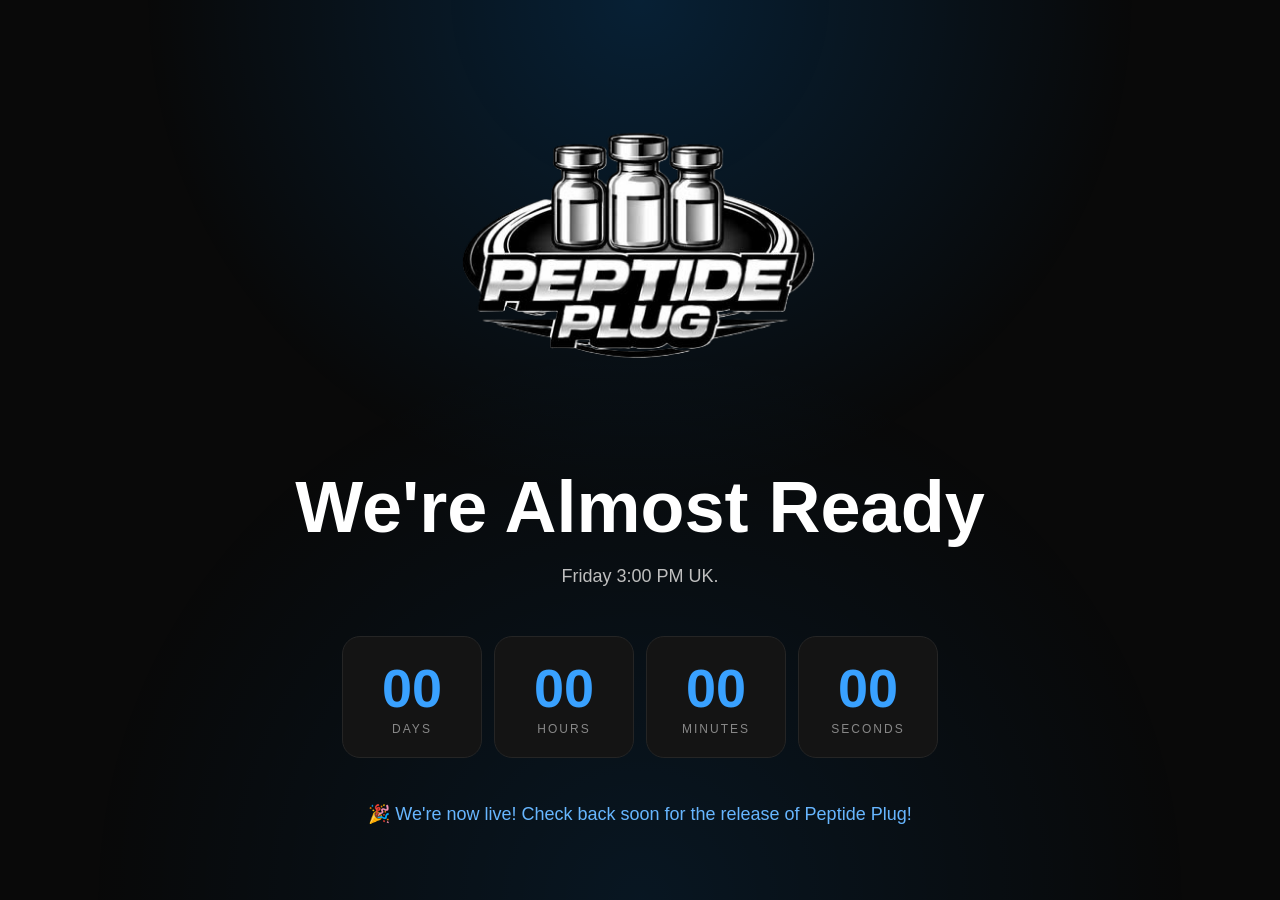
<file: index.html>
<!DOCTYPE html>
<html lang="en">

<head>
    <meta charset="UTF-8">
    <meta name="viewport" content="width=device-width,initial-scale=1">
    <title>Peptide Plug | Coming Soon</title>
    <link rel="icon" href="assets/images/pepbanner.png">
    <style>
        * {
            margin: 0;
            padding: 0;
            box-sizing: border-box;
        }

        body {
            font-family: Arial, sans-serif;
            background: #090909;
            color: #fff;
            display: flex;
            align-items: center;
            justify-content: center;
            min-height: 100vh;
            overflow-x: hidden;
            padding: 20px;
        }

        body:before {
            content: "";
            position: fixed;
            inset: 0;
            background:
                radial-gradient(circle at top, rgba(0, 140, 255, .18), transparent 45%),
                radial-gradient(circle at bottom, rgba(0, 140, 255, .1), transparent 50%);
        }

        .wrap {
            position: relative;
            z-index: 1;
            text-align: center;
            width: min(900px, 100%);
        }

        img {
            width: min(540px, 90%);
            max-width: 100%;
            margin-bottom: 25px;
        }

        .badge {
            display: inline-block;
            padding: 8px 18px;
            border: 1px solid #2f8cff;
            border-radius: 999px;
            color: #67b6ff;
            margin-bottom: 20px;
        }

        h1 {
            font-size: clamp(36px, 8vw, 72px);
            margin-bottom: 15px;
            line-height: 1.1;
        }

        p {
            color: #bfbfbf;
            font-size: clamp(15px, 3vw, 18px);
            line-height: 1.6;
            padding: 0 15px;
        }

        .count {
            display: flex;
            justify-content: center;
            gap: 12px;
            flex-wrap: wrap;
            margin: 45px 0;
        }

        .box {
            background: #141414;
            border: 1px solid #252525;
            border-radius: 18px;
            padding: 20px;
            width: 140px;
        }

        .num {
            display: block;
            font-size: clamp(36px, 8vw, 54px);
            font-weight: bold;
            color: #39a1ff;
        }

        .lbl {
            text-transform: uppercase;
            letter-spacing: 2px;
            color: #888;
            font-size: 12px;
        }

        #live {
            margin-top: 20px;
            color: #67b6ff;
            font-size: 18px;
        }


        /* Mobile layout */
        @media (max-width: 600px) {

            body {
                padding: 15px;
            }

            img {
                width: 85%;
                margin-bottom: 20px;
            }

            h1 {
                font-size: 38px;
            }

            p {
                font-size: 15px;
            }

            .count {
                gap: 10px;
                margin: 35px 0;
            }

            .box {
                width: calc(50% - 10px);
                padding: 18px 10px;
                border-radius: 15px;
            }

            .num {
                font-size: 42px;
            }

            .lbl {
                font-size: 11px;
                letter-spacing: 1px;
            }

            #live {
                font-size: 16px;
            }
        }
    </style>
</head>

<body>
    <div class="wrap">
        <img src="assets/images/pepbanner.png" alt="Logo">
        <h1>We're Almost Ready</h1>
        <p>Friday 3:00 PM UK. </p>
        <div class="count">
            <div class="box"><span class="num" id="d">00</span><span class="lbl">Days</span></div>
            <div class="box"><span class="num" id="h">00</span><span class="lbl">Hours</span></div>
            <div class="box"><span class="num" id="m">00</span><span class="lbl">Minutes</span></div>
            <div class="box"><span class="num" id="s">00</span><span class="lbl">Seconds</span></div>
        </div>
        <div id="live"></div>
    </div>
    <script>
        const target = new Date("2026-07-10T15:00:00+01:00");
        const ids = { d: d, h: h, m: m, s: s };
        function tick() {
            const diff = target - new Date();
            if (diff <= 0) { for (let k in ids) ids[k].textContent = "00"; live.textContent = "🎉 We're now live! Check back soon for the release of Peptide Plug!"; clearInterval(t); return; }
            ids.d.textContent = String(Math.floor(diff / 86400000)).padStart(2, "0");
            ids.h.textContent = String(Math.floor(diff / 3600000) % 24).padStart(2, "0");
            ids.m.textContent = String(Math.floor(diff / 60000) % 60).padStart(2, "0");
            ids.s.textContent = String(Math.floor(diff / 1000) % 60).padStart(2, "0");
        }
        tick(); const t = setInterval(tick, 1000);
    </script>
</body>

</html>
</file>
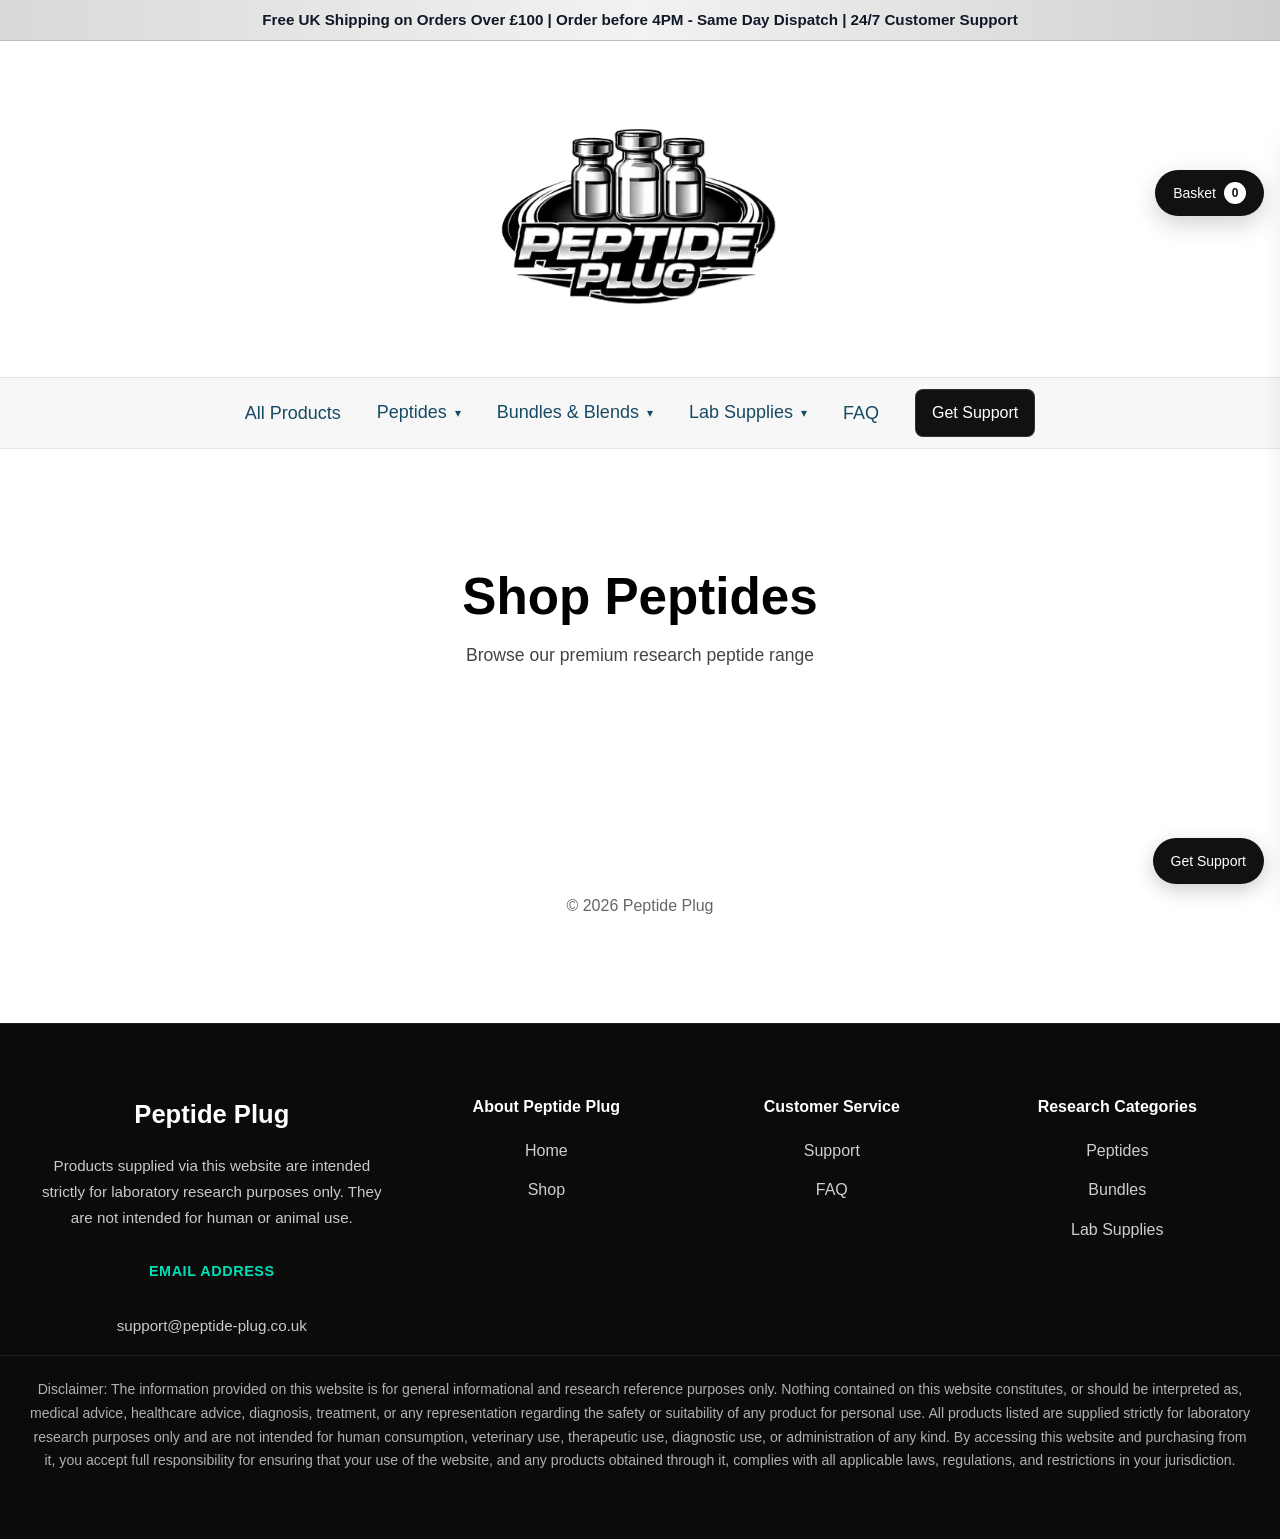
<file: shop/index.html>
<!DOCTYPE html>
<html lang="en">

<head>
  <meta charset="UTF-8">
  <meta name="viewport" content="width=device-width, initial-scale=1.0">
  <title>Shop - Peptide Plug</title>
  <link rel="icon" type="image/png" href="../assets/images/pepbanner.png">
  <link rel="stylesheet" href="../style.css">
</head>

<body>

  <section class="banner-wrap">
    <img src="../assets/images/pepbanner.png" alt="Peptide Plug Banner" class="top-banner" id="topBanner">
  </section>

  <section class="category-nav-wrap">
    <nav class="category-nav" id="categoryNav"></nav>
  </section>

  <section class="hero small fade-in shop-hero">
    <div class="hero-text shop-hero-text">
      <h2>Shop Peptides</h2>
      <p>Browse our premium research peptide range</p>
    </div>
  </section>

  <section class="product-grid" id="productGrid"></section>

  <footer>
    <p>© 2026 Peptide Plug</p>
  </footer>

  <script src="../js/site-config.js"></script>
  <script src="../js/products.js"></script>
  <script src="../js/basket.js"></script>
  <script src="../js/components.js"></script>
  <script src="../js/shop.js"></script>
  <script src="../script.js"></script>

  <div id="supportWidget">
    <button id="supportToggle" aria-label="Open support form">Get Support</button>

    <div id="supportPanel">
      <button id="supportClose" aria-label="Close support form">&times;</button>

      <form id="supportForm">
        <h3>Need help?</h3>

        <input type="text" name="name" placeholder="Your name" required>
        <input type="email" name="email" placeholder="Your email" required>
        <textarea name="message" placeholder="What would you like help with?" required></textarea>

        <button type="submit">Send</button>
        <p id="supportStatus"></p>
      </form>
    </div>
  </div>

  <div id="siteFooter"></div>

</body>

</html>
</file>
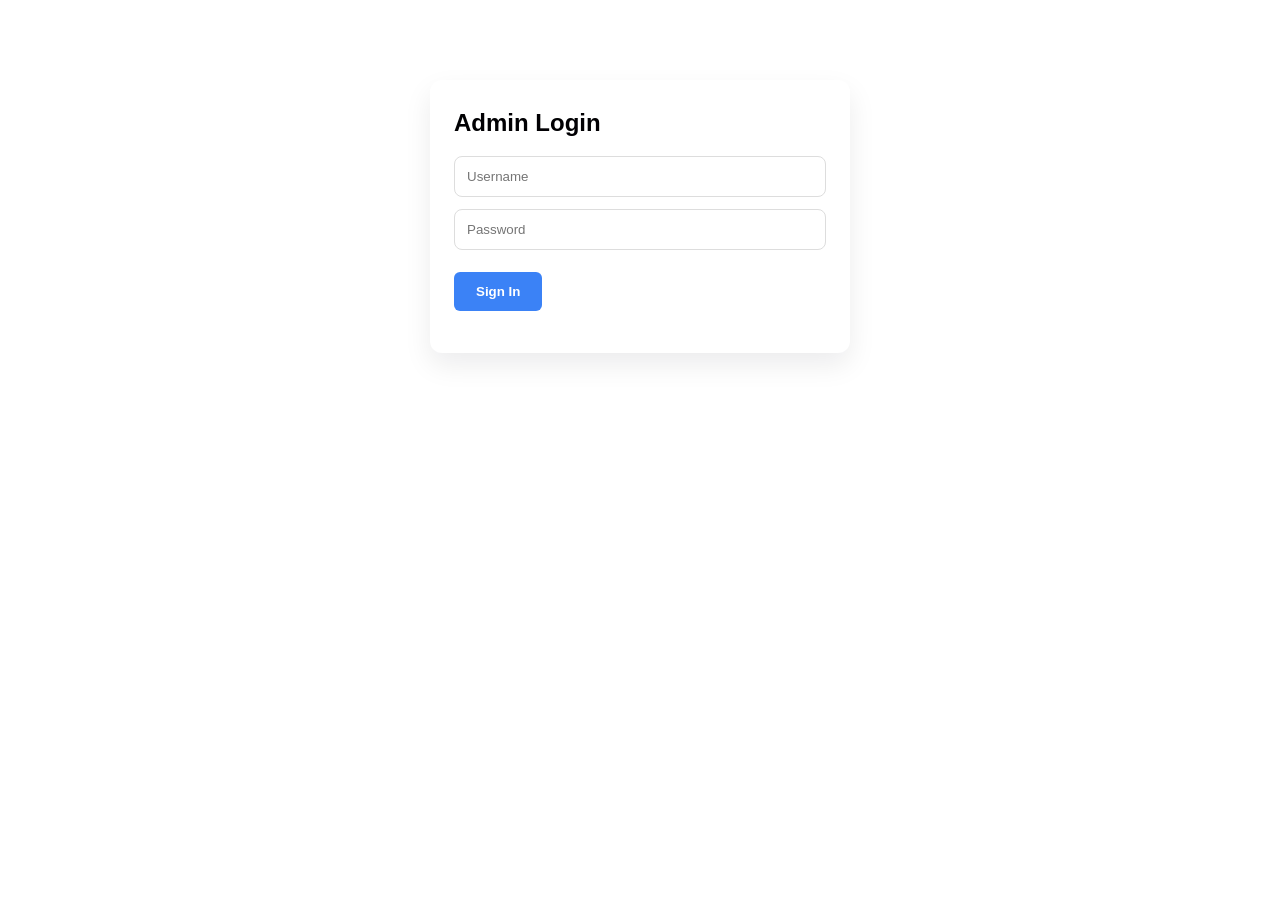
<file: admin-login.html>
<!DOCTYPE html>
<html lang="en">
<head>
  <meta charset="UTF-8">
  <meta name="viewport" content="width=device-width, initial-scale=1.0">
  <title>Admin Login - Peptide Plug</title>
  <link rel="stylesheet" href="/style.css">
  <style>
    .login-card { max-width: 420px; margin: 80px auto; padding: 24px; border-radius: 12px; background: #fff; box-shadow: 0 12px 28px rgba(2,6,23,0.08); }
    .login-card h2 { margin-bottom: 14px }
    .login-card input { width: 100%; padding: 12px; margin-bottom: 12px; border-radius: 8px; border:1px solid #ddd }
  </style>
</head>
<body>
  <div class="login-card">
    <h2>Admin Login</h2>
    <form id="loginForm">
      <input id="username" name="username" placeholder="Username" required>
      <input id="password" name="password" type="password" placeholder="Password" required>
      <button class="btn" type="submit">Sign In</button>
      <p id="loginStatus" class="form-status"></p>
    </form>
  </div>

  <script>
    document.getElementById('loginForm').addEventListener('submit', async (e) => {
      e.preventDefault();
      const status = document.getElementById('loginStatus');
      status.textContent = '';
      const username = document.getElementById('username').value;
      const password = document.getElementById('password').value;

      try {
        const res = await fetch('/api/admin-login.php', {
          method: 'POST',
          headers: { 'Content-Type': 'application/json' },
          body: JSON.stringify({ username, password })
        });

        const json = await res.json();
        if (!res.ok) {
          status.textContent = json.message || 'Login failed';
          return;
        }

        window.location.href = '/admin.html';
      } catch (err) {
        status.textContent = 'Network error';
      }
    });
  </script>
</body>
</html>
</file>
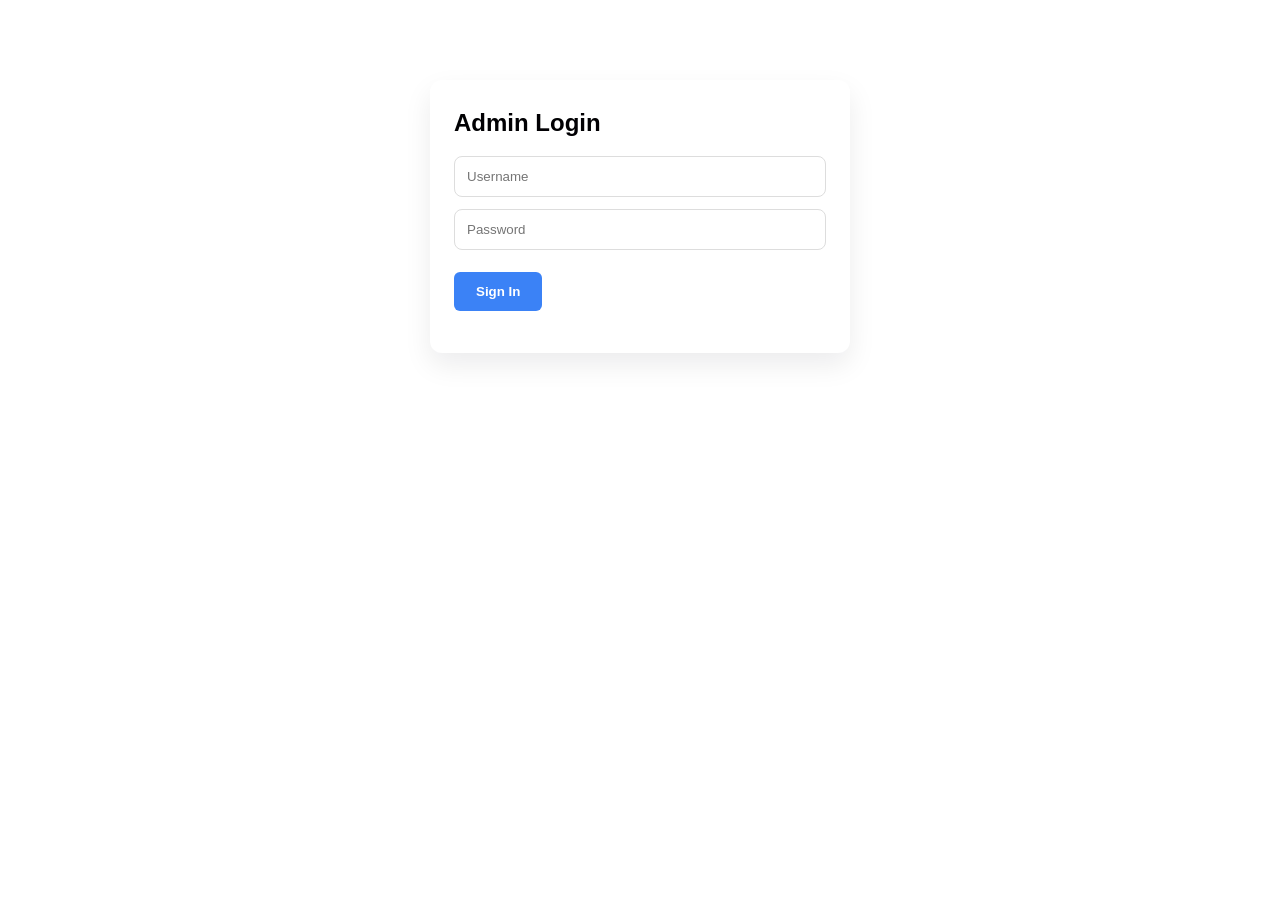
<file: admin.html>
<!DOCTYPE html>
<html lang="en">
<head>
  <meta charset="UTF-8">
  <meta name="viewport" content="width=device-width, initial-scale=1.0">
  <title>Admin Orders - Peptide Plug</title>
  <link rel="stylesheet" href="/style.css">
</head>
<body>
  <div class="admin-page">
    <script>
      fetch('/api/admin-check.php').then(r => r.json()).then(j => {
        if (!j.success) {
          window.location.href = '/admin-login.html';
        }
      }).catch(() => {
        window.location.href = '/admin-login.html';
      });
    </script>

    <header class="checkout-header">
      <h1>Order Admin</h1>
      <p>View and update order payment status.</p>
    </header>

    <section class="admin-panel">
      <div class="payment-actions">
        <button id="refreshOrdersBtn" class="btn secondary">Refresh Orders</button>
        <select id="statusFilter" class="btn secondary">
          <option value="all">All statuses</option>
          <option value="false">Unpaid</option>
          <option value="pending">Pending</option>
          <option value="true">Paid</option>
        </select>
      </div>

      <span id="adminStatus" class="form-status"></span>

      <table class="admin-table">
        <thead>
          <tr>
            <th>ID</th>
            <th>Order Ref</th>
            <th>Name</th>
            <th>Email</th>
            <th>Amount</th>
            <th>Paid</th>
            <th>Date</th>
            <th>Actions</th>
          </tr>
        </thead>
        <tbody id="adminOrdersBody"></tbody>
      </table>
    </section>
    
    <section class="admin-panel" id="productPanel">
      <header>
        <h2>Products</h2>
        <p>Add, edit or remove products that appear in the shop. Categories: Peptides - peptides, Bundles & Blends - bundles, Lab Supplies - lab-supplies</p>
      </header>

      <form id="productForm" enctype="multipart/form-data">
        <input type="hidden" id="productId" />
        <label>Name</label>
        <input id="productName" type="text" required />

        <label>Slug</label>
        <input id="productSlug" type="text" required />

        <label>Price</label>
        <input id="productPrice" type="number" step="0.01" required />

        <!-- Stock removed: use Active checkbox to mark in/out of stock -->

        <label>Category</label>
        <input id="productCategory" type="text" />

        <label>Short Description</label>
        <input id="productShort" type="text" />

        <label>Image URL</label>
        <input id="productImage" type="text" />

        <label>Upload Image</label>
        <input id="productImageFile" type="file" accept="image/*" />
        <div class="image-preview">
          <img id="productImagePreview" src="" alt="" style="display:none;max-width:150px;max-height:150px;border:1px solid #ddd;padding:4px;margin-top:8px;" />
          <div id="productImageInfo" style="font-size:12px;color:#666;margin-top:6px;">Max 2MB. Allowed: jpg, jpeg, png, gif, webp</div>
        </div>

        <label class="checkbox-label"><input id="productActive" type="checkbox" /> Active</label>

        <div class="form-actions">
          <button id="saveProductBtn" class="btn" type="button">Save Product</button>
          <button id="resetProductBtn" class="btn secondary" type="button">Reset</button>
        </div>
      </form>

      <table class="admin-table" id="productsTable">
        <thead>
          <tr>
            <th>ID</th>
            <th>Name</th>
            <th>Price</th>
            <th>Active</th>
            <th>Actions</th>
          </tr>
        </thead>
        <tbody id="productsBody"></tbody>
      </table>
    </section>
  </div>

  <script src="/js/admin.js"></script>
</body>
</html>
</file>
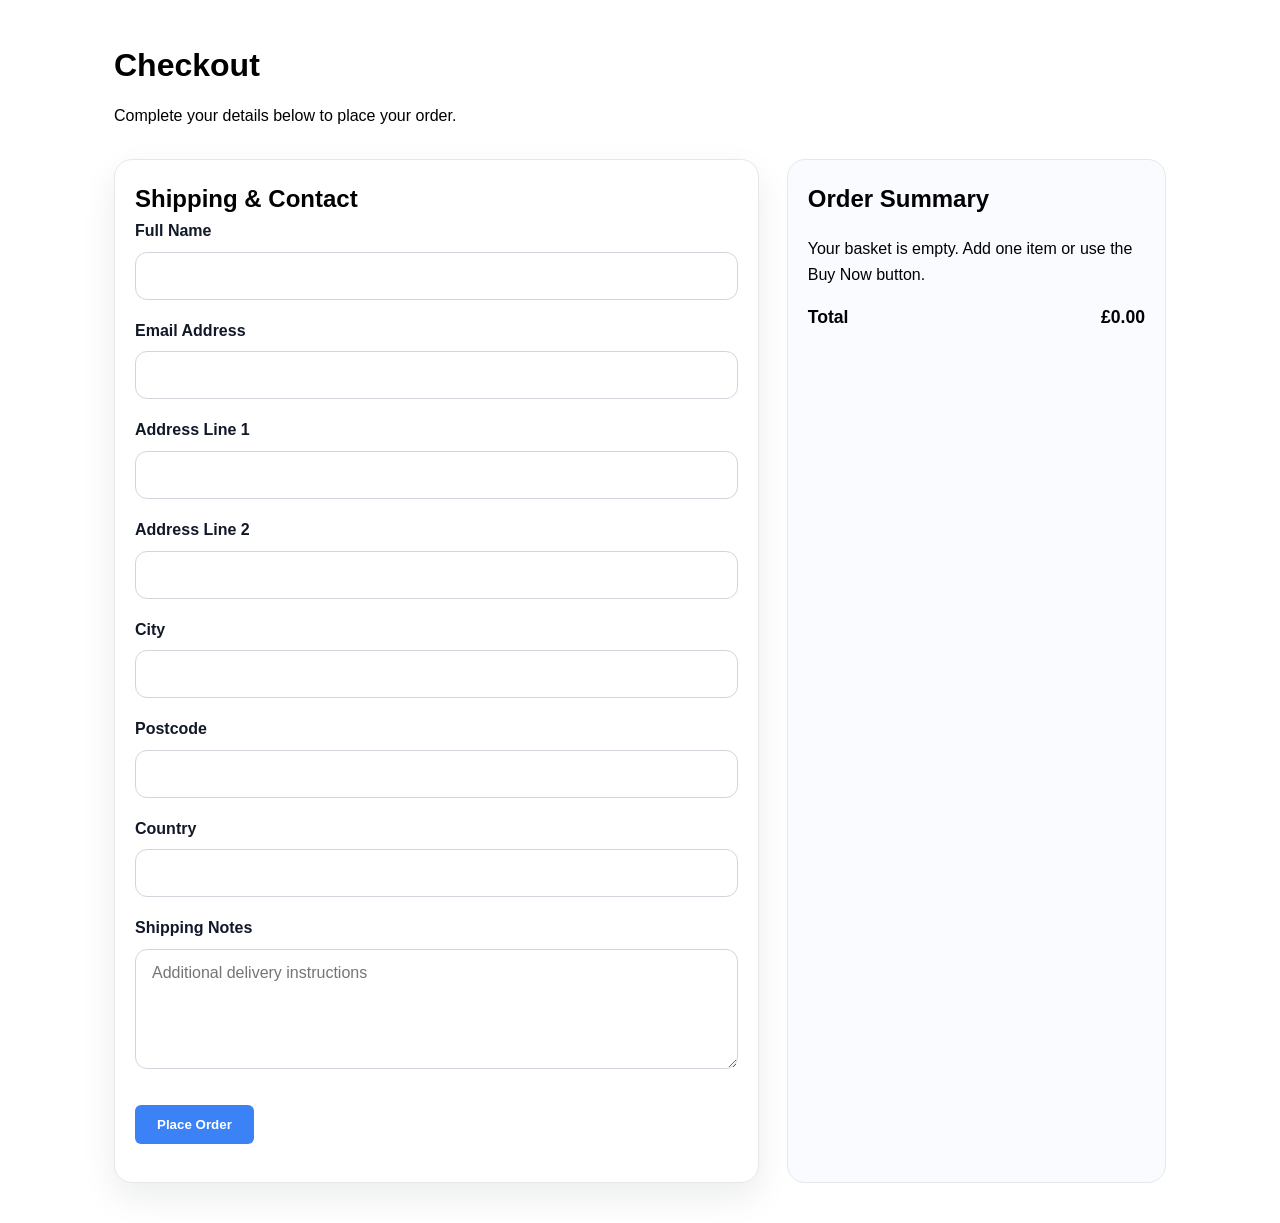
<file: checkout.html>
<!DOCTYPE html>
<html lang="en">
<head>
  <meta charset="UTF-8">
  <meta name="viewport" content="width=device-width, initial-scale=1.0">
  <title>Checkout - Peptide Plug</title>
  <link rel="stylesheet" href="/style.css">
</head>
<body>
  <div class="checkout-page">
    <header class="checkout-header">
      <h1>Checkout</h1>
      <p>Complete your details below to place your order.</p>
    </header>

    <div class="checkout-grid">
      <section class="checkout-form">
        <h2>Shipping & Contact</h2>

        <form id="checkoutForm">
          <label for="fullName">Full Name</label>
          <input id="fullName" name="full_name" type="text" required>

          <label for="email">Email Address</label>
          <input id="email" name="email" type="email" required>

          <label for="addressLine1">Address Line 1</label>
          <input id="addressLine1" name="address_line_1" type="text" required>

          <label for="addressLine2">Address Line 2</label>
          <input id="addressLine2" name="address_line_2" type="text">

          <label for="city">City</label>
          <input id="city" name="city" type="text" required>

          <label for="postcode">Postcode</label>
          <input id="postcode" name="postcode" type="text" required>

          <label for="country">Country</label>
          <input id="country" name="country" type="text" required>

          <label for="shippingInstructions">Shipping Notes</label>
          <textarea id="shippingInstructions" name="shipping_instructions" placeholder="Additional delivery instructions"></textarea>

          <button id="placeOrderBtn" class="btn" type="submit">Place Order</button>
          <span id="checkoutStatus" class="form-status"></span>
        </form>
      </section>

      <aside class="checkout-summary">
        <h2>Order Summary</h2>
        <div id="orderItemsContainer"></div>
        <div class="order-total">
          <span>Total</span>
          <strong id="orderTotal">£0.00</strong>
        </div>
      </aside>
    </div>
  </div>

  <script src="/js/basket.js"></script>
  <script src="/js/checkout.js"></script>
</body>
</html>
</file>
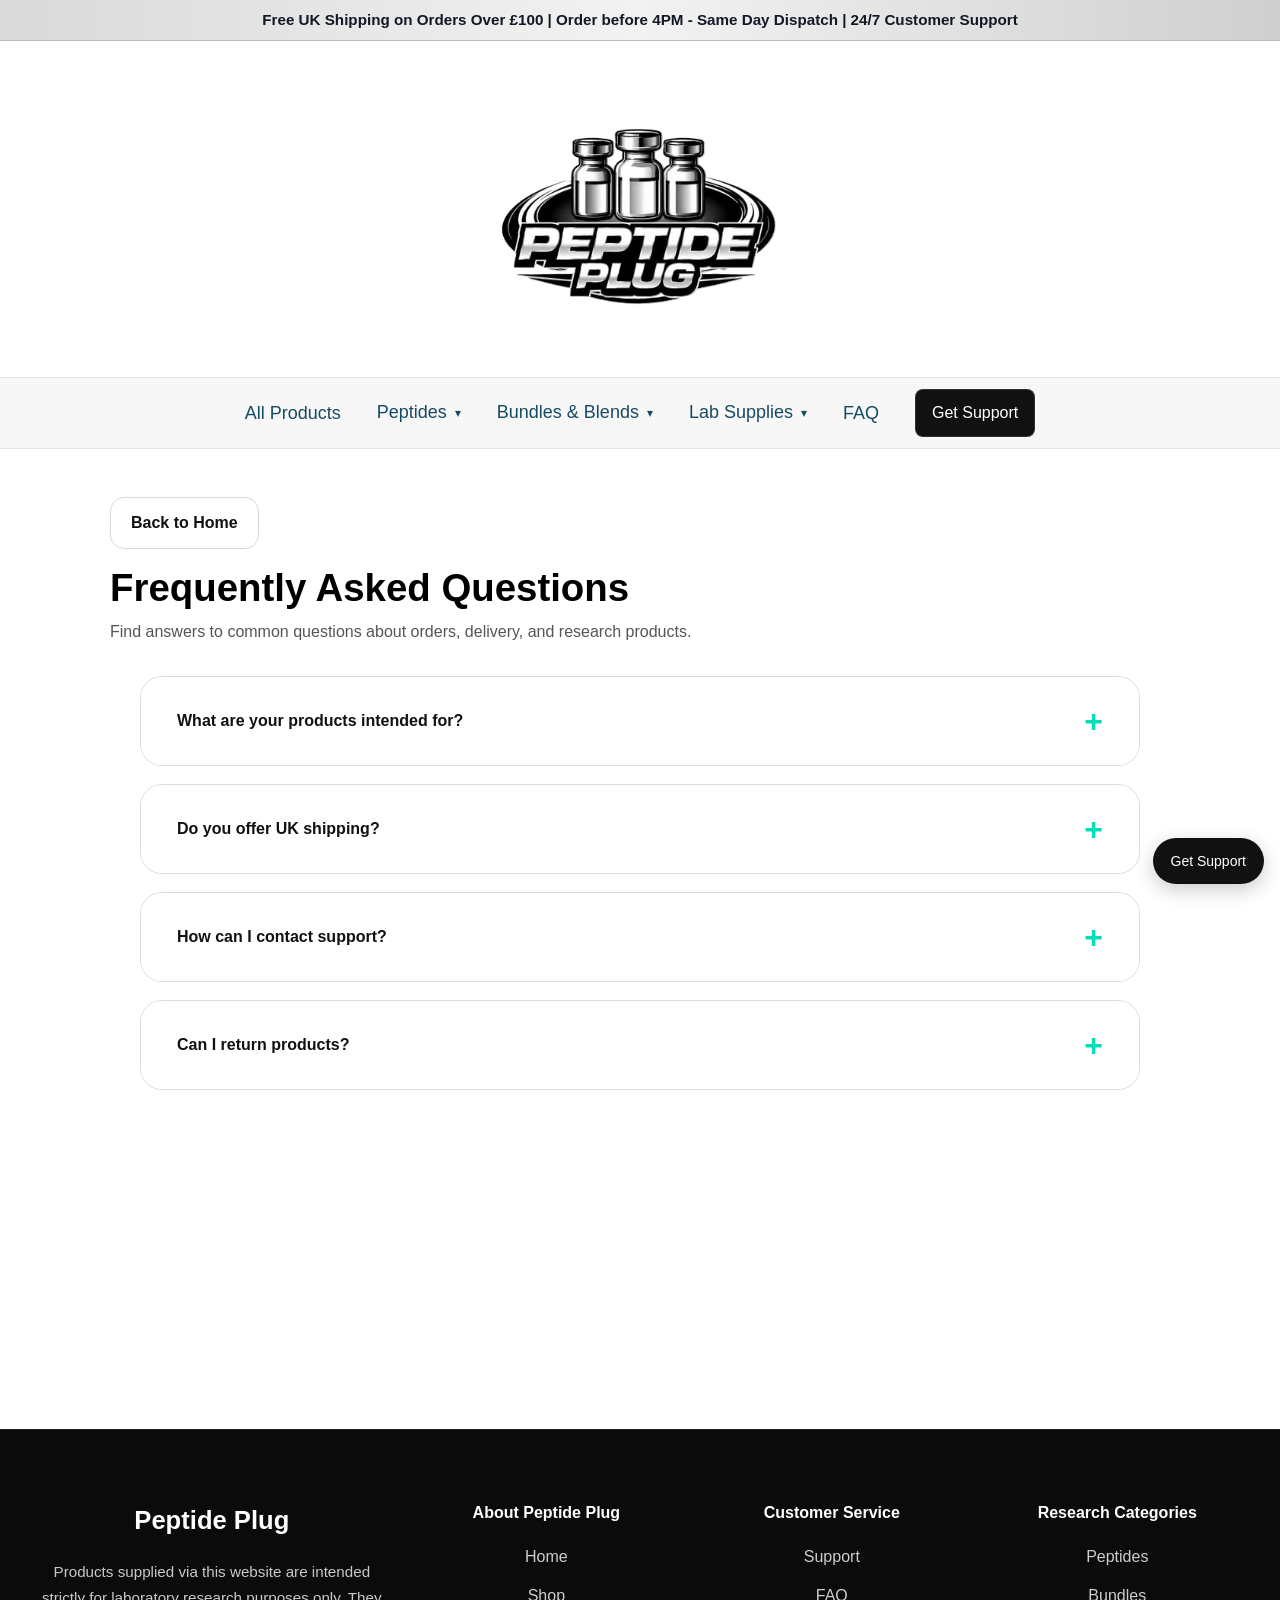
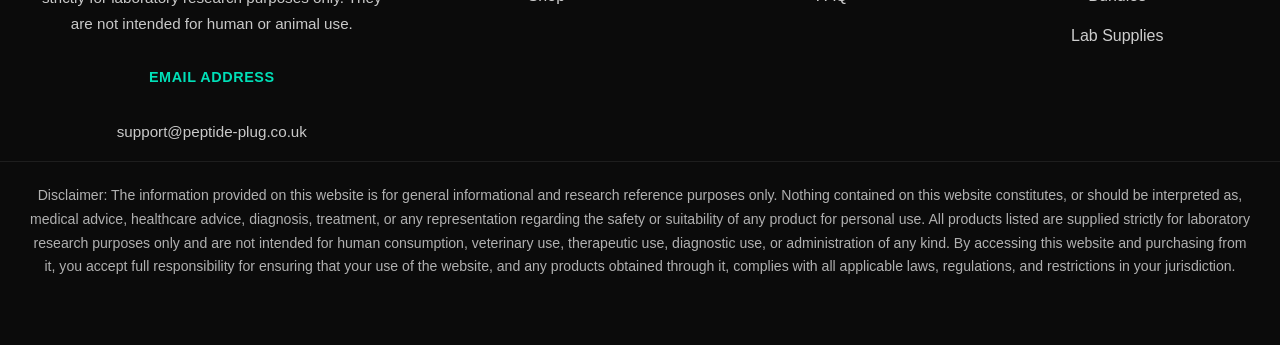
<file: faq.html>
<!DOCTYPE html>
<html lang="en">
<head>
  <meta charset="UTF-8">
  <meta name="viewport" content="width=device-width, initial-scale=1.0">
  <title>FAQ | Peptide Plug</title>
  <link rel="icon" type="image/png" href="assets/images/pepbanner.png">
  <link rel="stylesheet" href="style.css">
</head>
<body>

  <section class="banner-wrap">
    <img src="assets/images/pepbanner.png" alt="Peptide Plug Banner" class="top-banner" id="topBanner">
  </section>

  <section class="category-nav-wrap">
    <nav class="category-nav" id="categoryNav"></nav>
  </section>

  <main class="faq-page">
    <div class="faq-header">
      <a href="/index.html" class="back-btn">Back to Home</a>
      <h1>Frequently Asked Questions</h1>
      <p>Find answers to common questions about orders, delivery, and research products.</p>
    </div>

    <div class="faq-container">
      <div class="faq-item">
        <button class="faq-question" type="button">
          What are your products intended for?
          <span>+</span>
        </button>
        <div class="faq-answer">
          <p>All products supplied via this website are intended strictly for laboratory research purposes only. They are not intended for human or animal use.</p>
        </div>
      </div>

      <div class="faq-item">
        <button class="faq-question" type="button">
          Do you offer UK shipping?
          <span>+</span>
        </button>
        <div class="faq-answer">
          <p>Yes, we offer UK shipping. Delivery times and dispatch details are shown during checkout where applicable.</p>
        </div>
      </div>

      <div class="faq-item">
        <button class="faq-question" type="button">
          How can I contact support?
          <span>+</span>
        </button>
        <div class="faq-answer">
          <p>You can use the Get Support button on the website or contact us by email at support@peptide-plug.co.uk.</p>
        </div>
      </div>

      <div class="faq-item">
        <button class="faq-question" type="button">
          Can I return products?
          <span>+</span>
        </button>
        <div class="faq-answer">
          <p>Please contact support for help with any order issue. Return and refund handling depends on the order status and the nature of the issue.</p>
        </div>
      </div>
    </div>
  </main>

  <div id="siteFooter"></div>

  <div id="supportWidget">
    <button id="supportToggle" type="button">Get Support</button>

    <div id="supportPanel">
      <button id="supportClose" type="button" aria-label="Close support panel">×</button>
      <h3>Need help?</h3>

      <form id="supportForm">
        <input type="text" name="name" placeholder="Your name" required>
        <input type="email" name="email" placeholder="Your email" required>
        <textarea name="message" placeholder="What would you like help with?" required></textarea>
        <button type="submit">Send</button>
      </form>

      <p id="supportStatus"></p>
    </div>
  </div>

  <script src="/js/site-config.js"></script>
  <script src="/js/products.js"></script>
  <script src="/js/components.js"></script>

  <script>
    document.addEventListener("DOMContentLoaded", () => {
      const faqQuestions = document.querySelectorAll(".faq-question");

      faqQuestions.forEach(button => {
        button.addEventListener("click", () => {
          const item = button.parentElement;
          item.classList.toggle("open");

          const icon = button.querySelector("span");
          icon.textContent = item.classList.contains("open") ? "−" : "+";
        });
      });
    });
  </script>
</body>
</html>
</file>
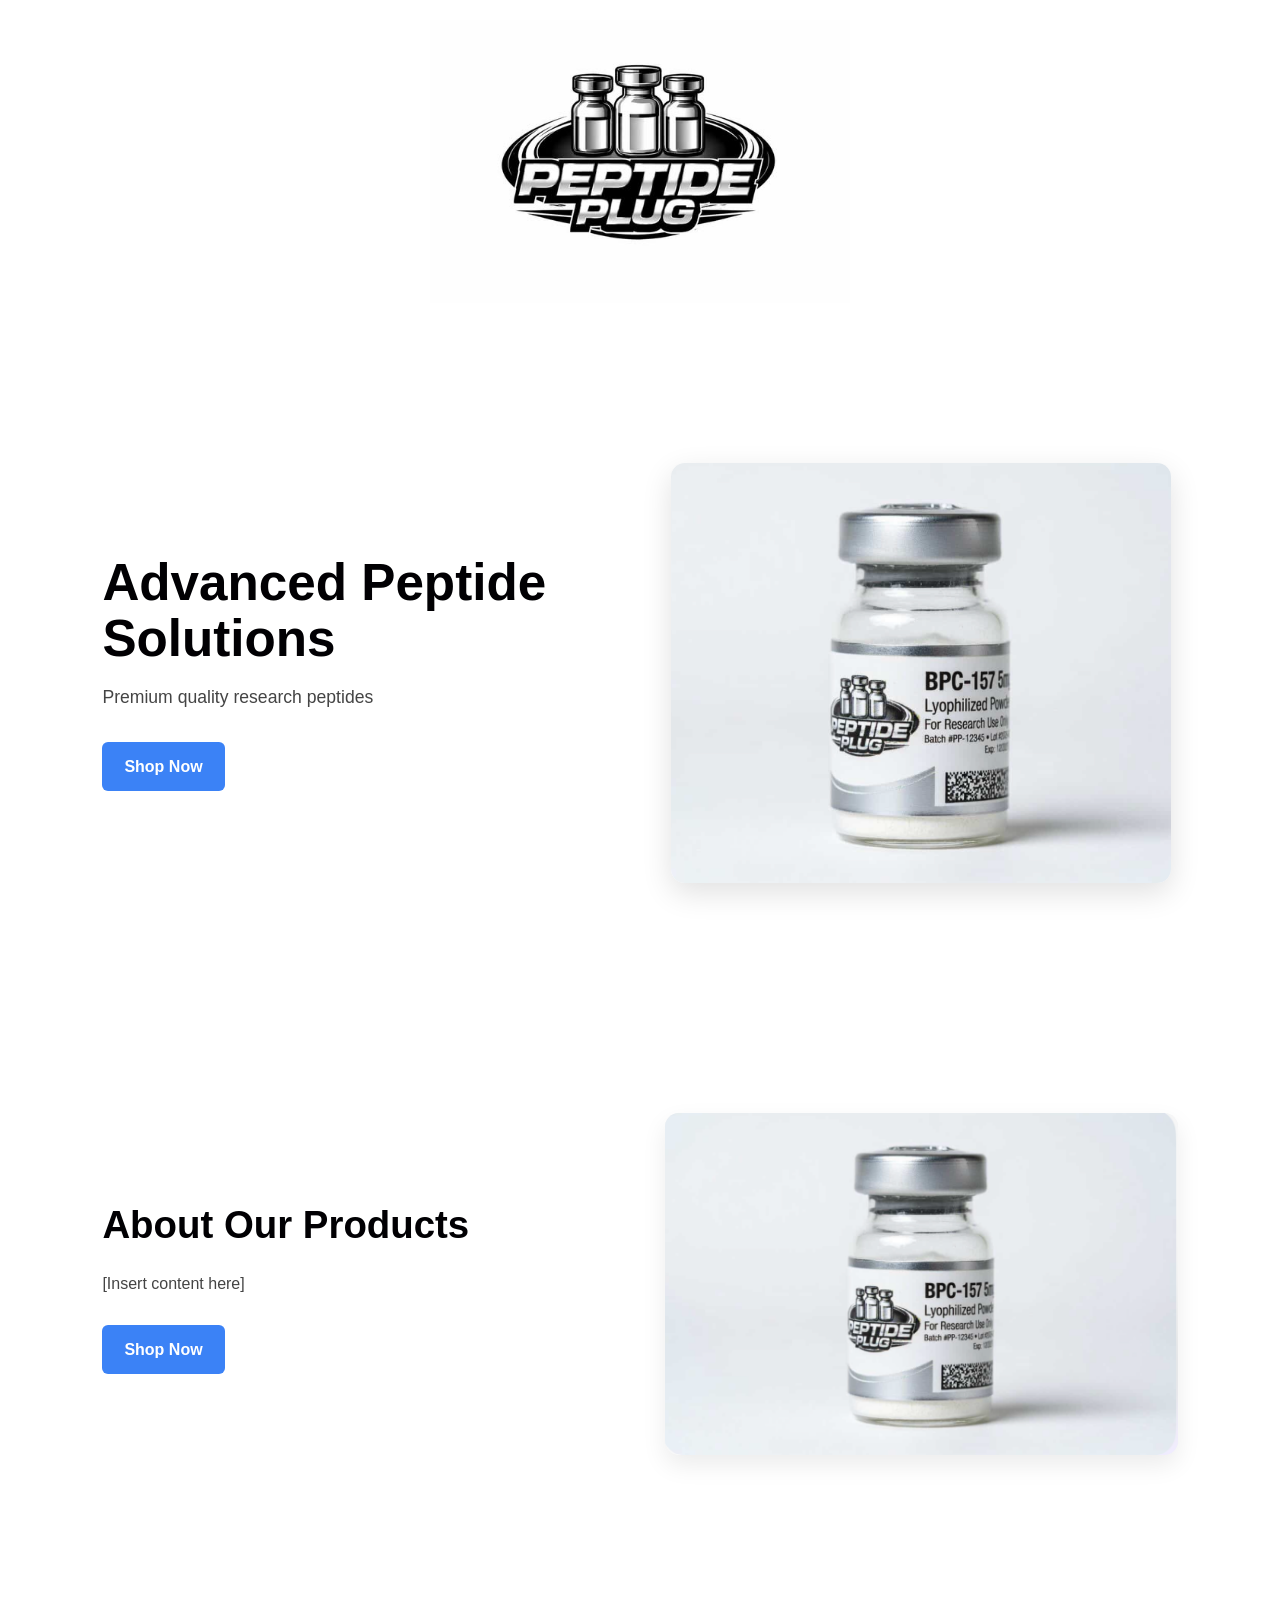
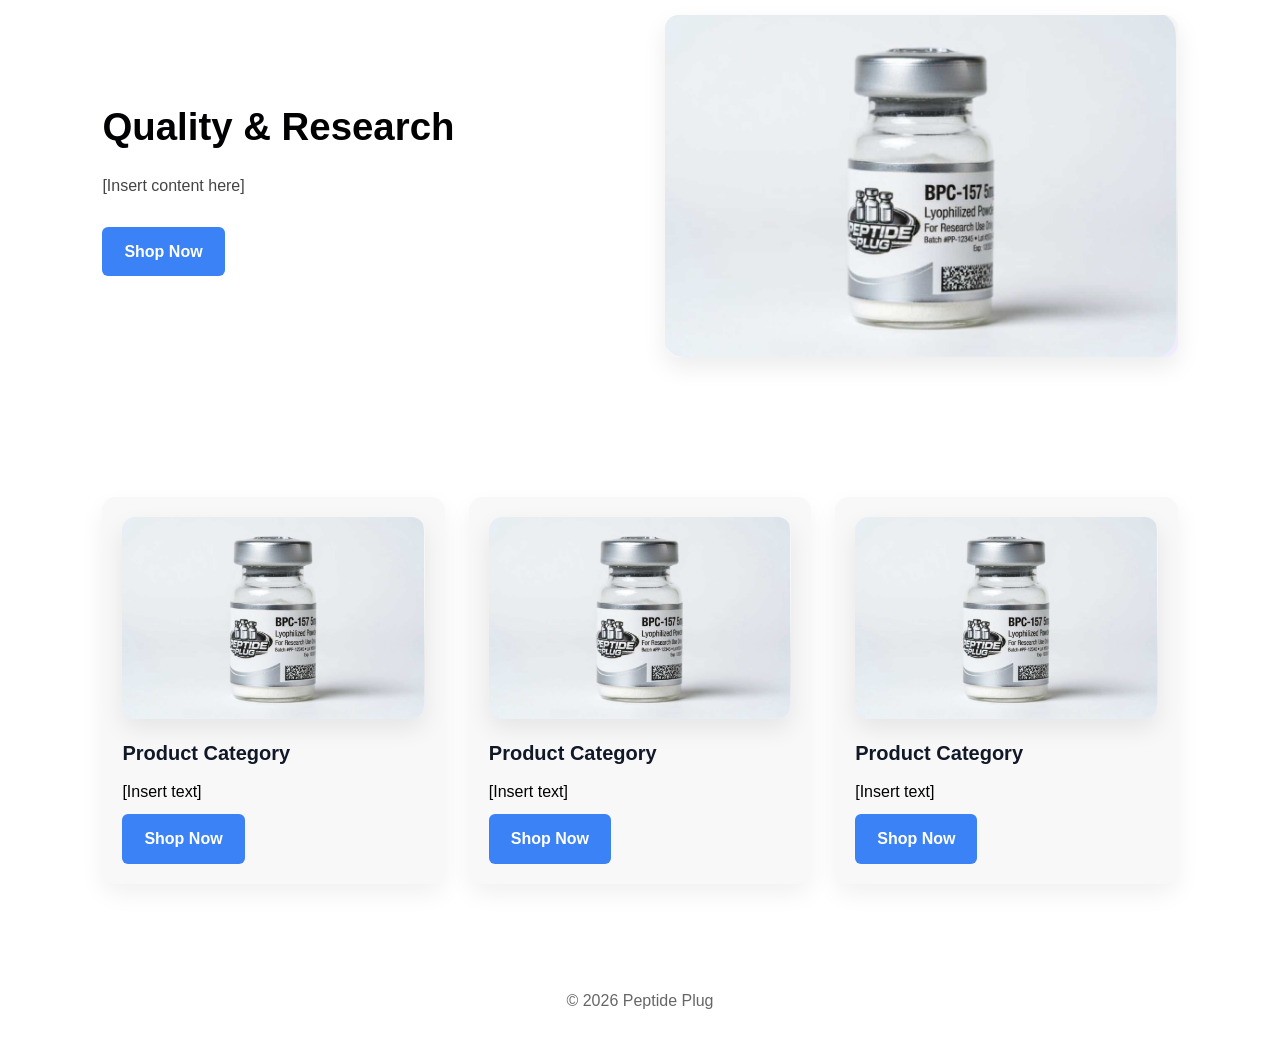
<file: home.html>
<!DOCTYPE html>
<html lang="en">
<head>
  <meta charset="UTF-8">
  <meta name="viewport" content="width=device-width, initial-scale=1.0">
  <title>Peptide Plug</title>
  <link rel="stylesheet" href="style.css">
</head>
<body>

  <section class="banner-wrap">
    <img src="pepbanner.png" alt="Peptide Plug Banner" class="top-banner" id="topBanner">
  </section>

  <section class="hero fade-in">
    <div class="hero-text">
      <h2>Advanced Peptide Solutions</h2>
      <p>Premium quality research peptides</p>
      <a href="shop.html" class="btn">Shop Now</a>
    </div>

    <div class="hero-img">
      <img src="peptide1.png" alt="Research peptides">
    </div>
  </section>

  <section class="section fade-in">
    <div class="text-box">
      <h2>About Our Products</h2>
      <p>[Insert content here]</p>
      <a href="shop.html" class="btn">Shop Now</a>
    </div>

    <div class="image-box">
      <img src="peptide1.png" alt="Peptide product image">
    </div>
  </section>

  <section class="section reverse fade-in">
    <div class="image-box">
      <img src="peptide1.png" alt="Peptide quality research image">
    </div>

    <div class="text-box">
      <h2>Quality & Research</h2>
      <p>[Insert content here]</p>
      <a href="shop.html" class="btn">Shop Now</a>
    </div>
  </section>

  <section class="cards">
    <div class="card fade-in">
      <div class="image-box small">
        <img src="peptide1.png" alt="Product category image">
      </div>
      <h3>Product Category</h3>
      <p>[Insert text]</p>
      <a href="shop.html" class="btn">Shop Now</a>
    </div>

    <div class="card fade-in">
      <div class="image-box small">
        <img src="peptide1.png" alt="Product category image">
      </div>
      <h3>Product Category</h3>
      <p>[Insert text]</p>
      <a href="shop.html" class="btn">Shop Now</a>
    </div>

    <div class="card fade-in">
      <div class="image-box small">
        <img src="peptide1.png" alt="Product category image">
      </div>
      <h3>Product Category</h3>
      <p>[Insert text]</p>
      <a href="shop.html" class="btn">Shop Now</a>
    </div>
  </section>

  <footer>
    <p>© 2026 Peptide Plug</p>
  </footer>

  <script src="script.js"></script>
</body>
</html>
</file>
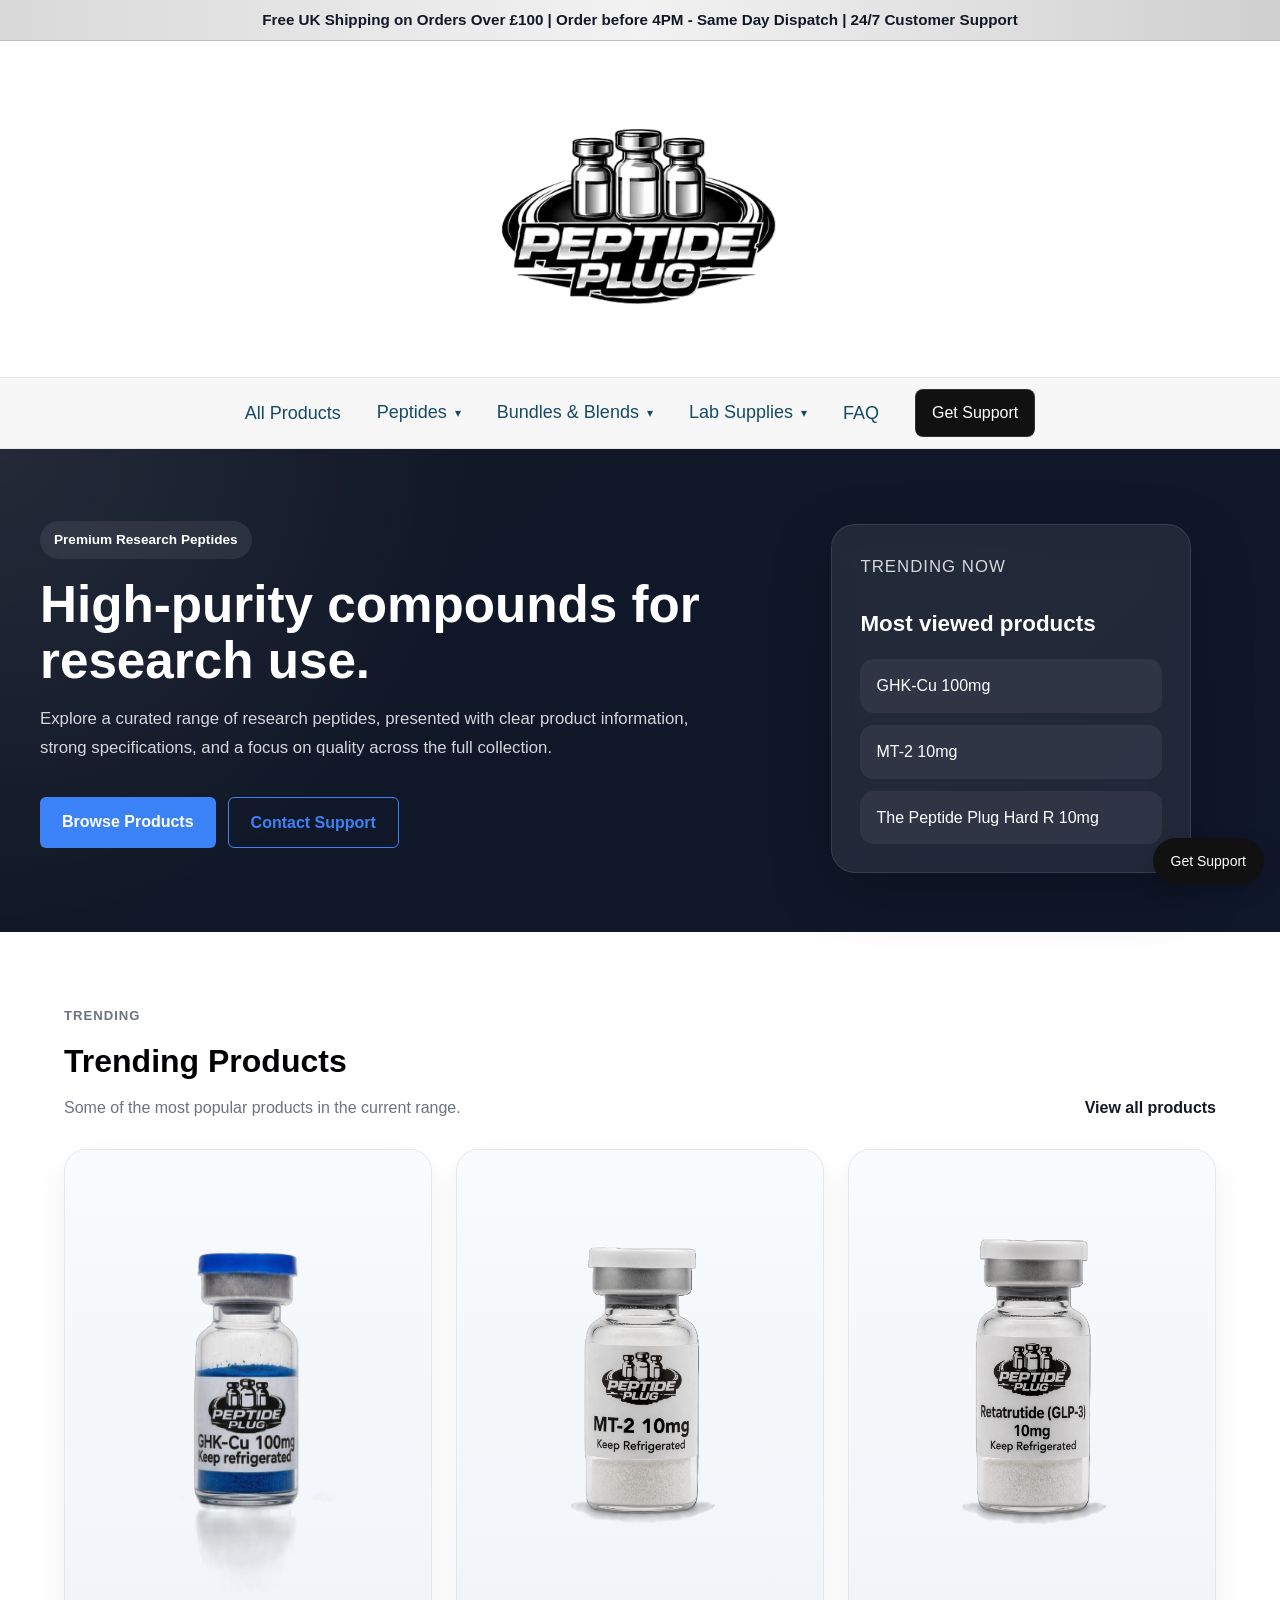
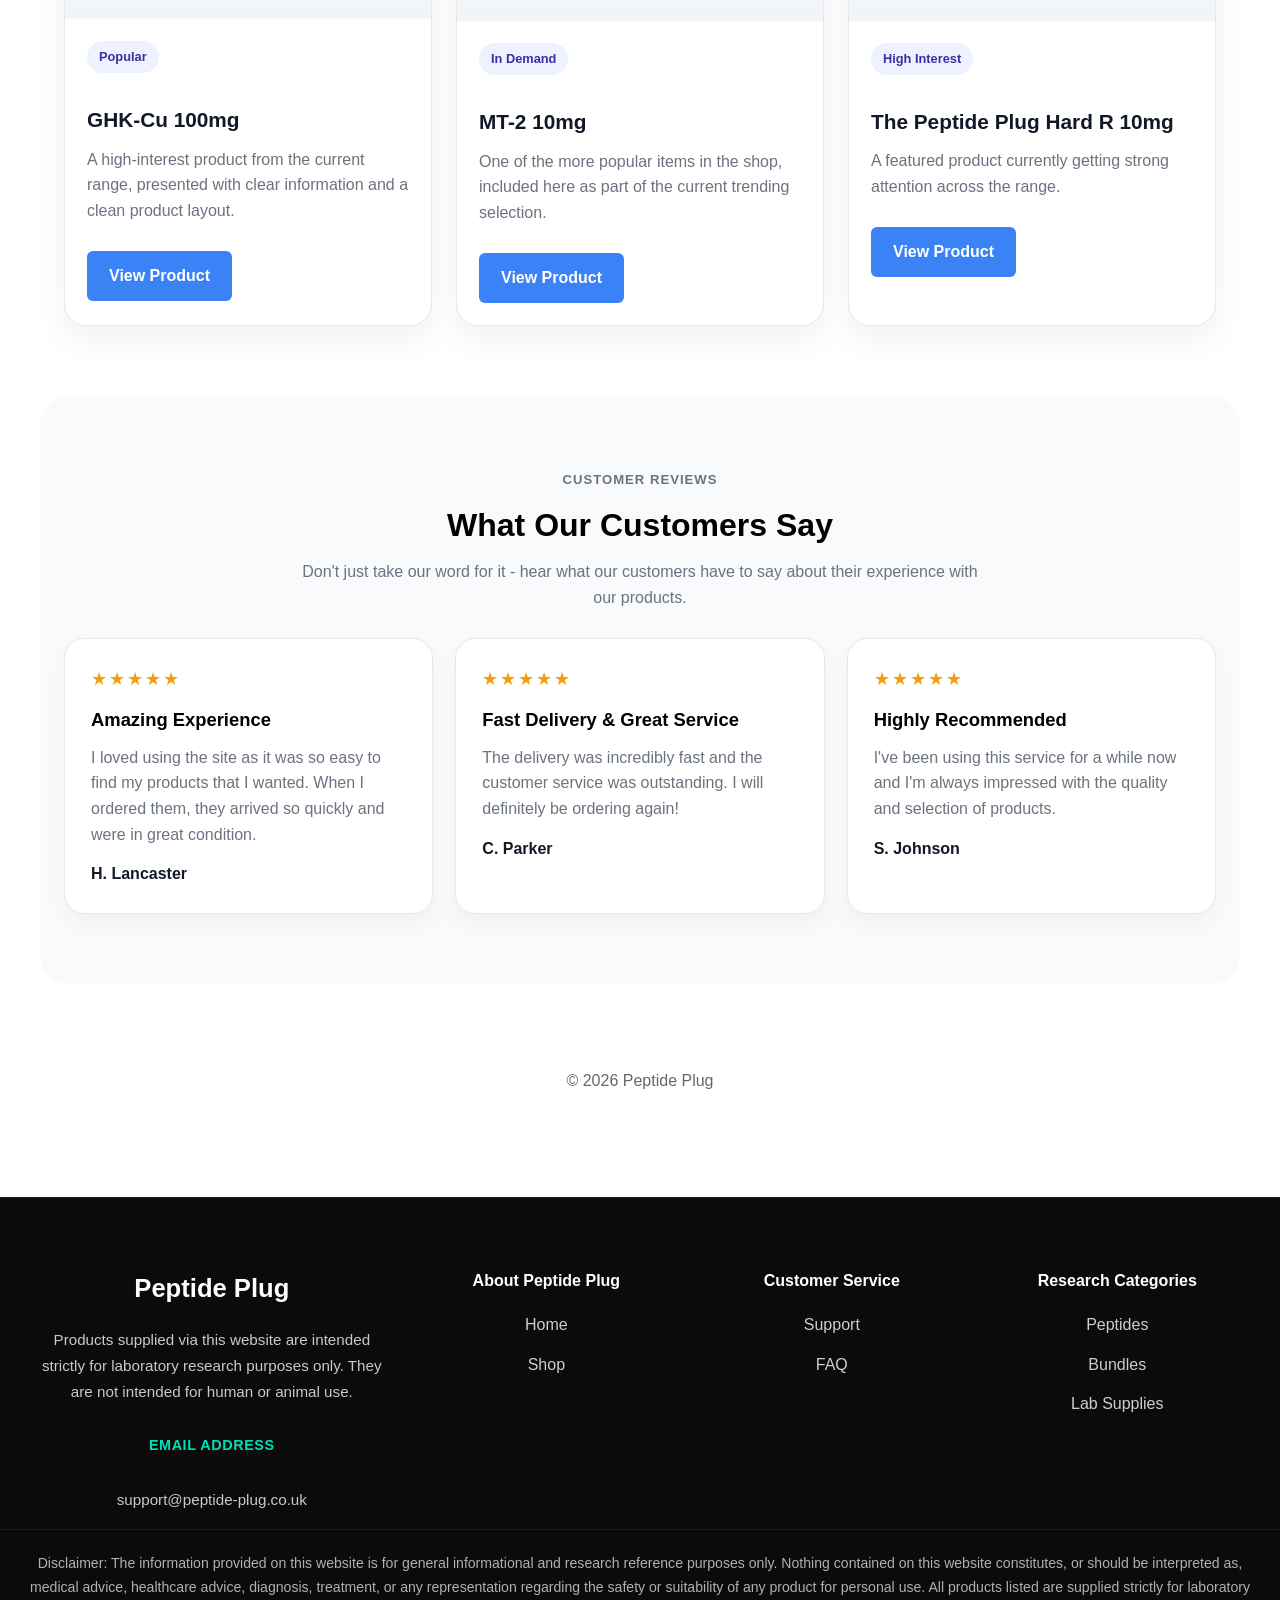
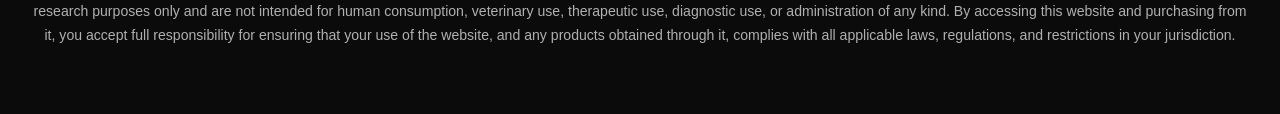
<file: index-MAIN.html>
<!DOCTYPE html>
<html lang="en">

<head>
  <meta charset="UTF-8">
  <meta name="viewport" content="width=device-width, initial-scale=1.0">
  <title>Peptide Plug</title>
  <link rel="icon" type="image/png" href="assets/images/pepbanner.png">
  <link rel="stylesheet" href="style.css">
</head>

<body>

  <section class="banner-wrap">
    <img src="assets/images/pepbanner.png" alt="Peptide Plug Banner" class="top-banner" id="topBanner">
  </section>

  <section class="category-nav-wrap">
    <nav class="category-nav" id="categoryNav"></nav>
  </section>

  <section class="hero hero-home fade-in active">
    <div class="hero-content">
      <div class="hero-text">
        <span class="eyebrow">Premium Research Peptides</span>
        <h1>High-purity compounds for research use.</h1>
        <p>
          Explore a curated range of research peptides, presented with clear product information, strong specifications, and a focus on quality across the full collection.
        </p>

        <div class="buttons hero-buttons">
          <a href="shop/index.html" class="btn">Browse Products</a>
          <a href="mailto:support@peptide-plug.co.uk" class="btn secondary">Contact Support</a>
        </div>
      </div>

      <div class="hero-feature-card">
        <div class="hero-feature-inner">
          <p class="mini-label">Trending Now</p>
          <h3>Most viewed products</h3>
          <div class="featured-mini-list">
            <a href="shop/product.html?slug=ghk-cu-100mg">GHK-Cu 100mg</a>
            <a href="shop/product.html?slug=mt2-10mg">MT-2 10mg</a>
            <a href="shop/product.html?slug=The Peptide Plug Hard R-10mg">The Peptide Plug Hard R 10mg</a>
          </div>
        </div>
      </div>
    </div>
  </section>

  <section class="section fade-in active home-section">
    <div class="section-heading">
      <div>
        <span class="section-label">Trending</span>
        <h2>Trending Products</h2>
        <p>Some of the most popular products in the current range.</p>
      </div>
      <a href="shop/index.html" class="text-link">View all products</a>
    </div>

    <div class="cards cards-home">
      <div class="card product-card fade-in active">
        <div class="image-box small">
          <img src="assets/images/ghk-cu-100mg.png" alt="GHK-Cu 100mg">
        </div>
        <div class="card-content">
          <span class="product-tag">Popular</span>
          <h3>GHK-Cu 100mg</h3>
          <p>A high-interest product from the current range, presented with clear information and a clean product layout.</p>
          <a href="shop/product.html?slug=ghk-cu-100mg" class="btn">View Product</a>
        </div>
      </div>

      <div class="card product-card fade-in active">
        <div class="image-box small">
          <img src="assets/images/mt2-10mg.png" alt="MT-2 10mg">
        </div>
        <div class="card-content">
          <span class="product-tag">In Demand</span>
          <h3>MT-2 10mg</h3>
          <p>One of the more popular items in the shop, included here as part of the current trending selection.</p>
          <a href="shop/product.html?slug=mt2-10mg" class="btn">View Product</a>
        </div>
      </div>

      <div class="card product-card fade-in active">
        <div class="image-box small">
          <img src="assets/images/The Peptide Plug Hard R.png" alt="The Peptide Plug Hard R 10mg">
        </div>
        <div class="card-content">
          <span class="product-tag">High Interest</span>
          <h3>The Peptide Plug Hard R 10mg</h3>
          <p>A featured product currently getting strong attention across the range.</p>
          <a href="shop/product.html?slug=The Peptide Plug Hard R-10mg" class="btn">View Product</a>
        </div>
      </div>
    </div>
  </section>

  <section class="section fade-in active home-section alt-section">
    <div class="section-heading centered">
      <div>
        <span class="section-label">Customer Reviews</span>
        <h2>What Our Customers Say</h2>
        <p>Don't just take our word for it - hear what our customers have to say about their experience with our products.</p>
      </div>
    </div>

    <div class="feature-grid">
      <div class="feature-box review-box">
        <div class="review-stars">★★★★★</div>
        <h3>Amazing Experience</h3>
        <p>I loved using the site as it was so easy to find my products that I wanted. When I ordered them, they arrived so quickly and were in great condition. </p>
        <span class="review-author">H. Lancaster</span>
      </div>

      <div class="feature-box review-box">
        <div class="review-stars">★★★★★</div>
        <h3>Fast Delivery & Great Service</h3>
        <p>The delivery was incredibly fast and the customer service was outstanding. I will definitely be ordering again!</p>
        <span class="review-author">C. Parker</span>
      </div>

      <div class="feature-box review-box">
        <div class="review-stars">★★★★★</div>
        <h3>Highly Recommended</h3>
        <p>I've been using this service for a while now and I'm always impressed with the quality and selection of products.</p>
        <span class="review-author">S. Johnson</span>
      </div>
    </div>
  </section>

  <footer>
    <p>© 2026 Peptide Plug</p>
  </footer>

  <div id="supportWidget">
    <button id="supportToggle" aria-label="Open support form">Get Support</button>

    <div id="supportPanel">
      <button id="supportClose" aria-label="Close support form">&times;</button>

      <form id="supportForm">
        <h3>Need help?</h3>
        <input type="text" name="name" placeholder="Your name" required>
        <input type="email" name="email" placeholder="Your email" required>
        <textarea name="message" placeholder="What would you like help with?" required></textarea>
        <button type="submit">Send</button>
        <p id="supportStatus"></p>
      </form>
    </div>
  </div>

  <script src="js/site-config.js"></script>
  <script src="js/products.js"></script>
  <script src="js/components.js"></script>
  <script src="js/shop.js"></script>
  <script src="script.js"></script>

  <div id="siteFooter"></div>


</body>

</html>
</file>
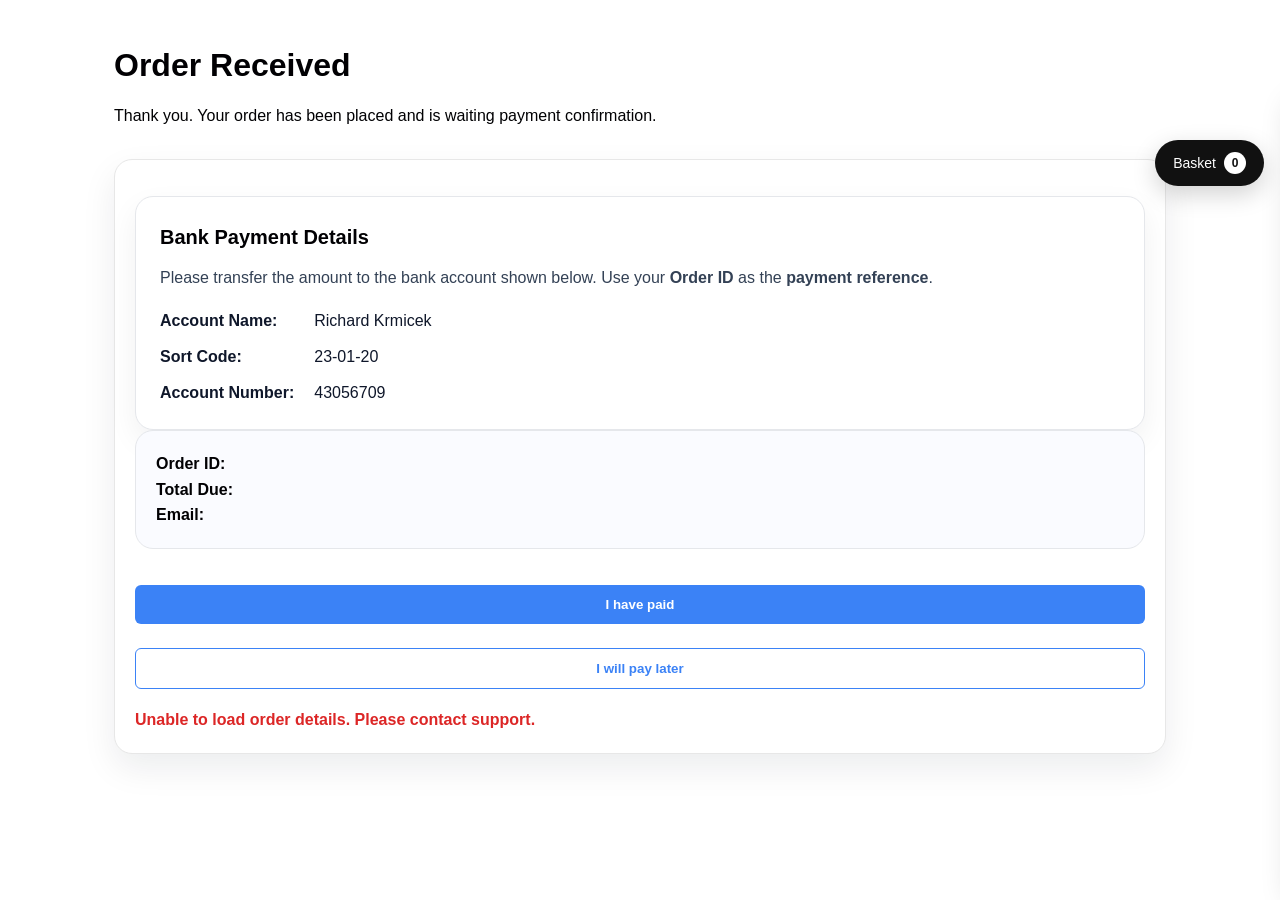
<file: order-success.html>
<!DOCTYPE html>
<html lang="en">
<head>
  <meta charset="UTF-8">
  <meta name="viewport" content="width=device-width, initial-scale=1.0">
  <title>Order Confirmation - Peptide Plug</title>
  <link rel="stylesheet" href="/style.css">
</head>
<body>
  <div class="order-confirmation-page">
    <header class="order-confirmation-header">
      <h1>Order Received</h1>
      <p>Thank you. Your order has been placed and is waiting payment confirmation.</p>
    </header>

    <section class="order-confirmation-panel">
      <div class="bank-card">
        <h2>Bank Payment Details</h2>
        <p>Please transfer the amount to the bank account shown below. Use your <strong>Order ID</strong> as the <strong>payment reference</strong>.</p>
        <div class="bank-details-grid">
          <div><strong>Account Name:</strong></div>
          <div>Richard Krmicek</div>
          <div><strong>Sort Code:</strong></div>
          <div>23-01-20</div>
          <div><strong>Account Number:</strong></div>
          <div>43056709</div>
        </div>
      </div>

      <div class="order-details">
        <p><strong>Order ID:</strong> <span id="orderRef"></span></p>
        <p><strong>Total Due:</strong> <span id="orderAmount"></span></p>
        <p><strong>Email:</strong> <span id="orderEmail"></span></p>
      </div>

      <div class="payment-actions">
        <button id="confirmPaidBtn" class="btn">I have paid</button>
        <button id="payLaterBtn" class="btn secondary">I will pay later</button>
      </div>

      <div id="payLaterInfo" class="pay-later-info">
        <h3>Pay Later Info</h3>
        <p>Instructions to be filled in here.</p>
      </div>

      <span id="orderStatus" class="order-status"></span>
    </section>
  </div>

  <script src="/js/basket.js"></script>
  <script src="/js/order-success.js"></script>
</body>
</html>
</file>
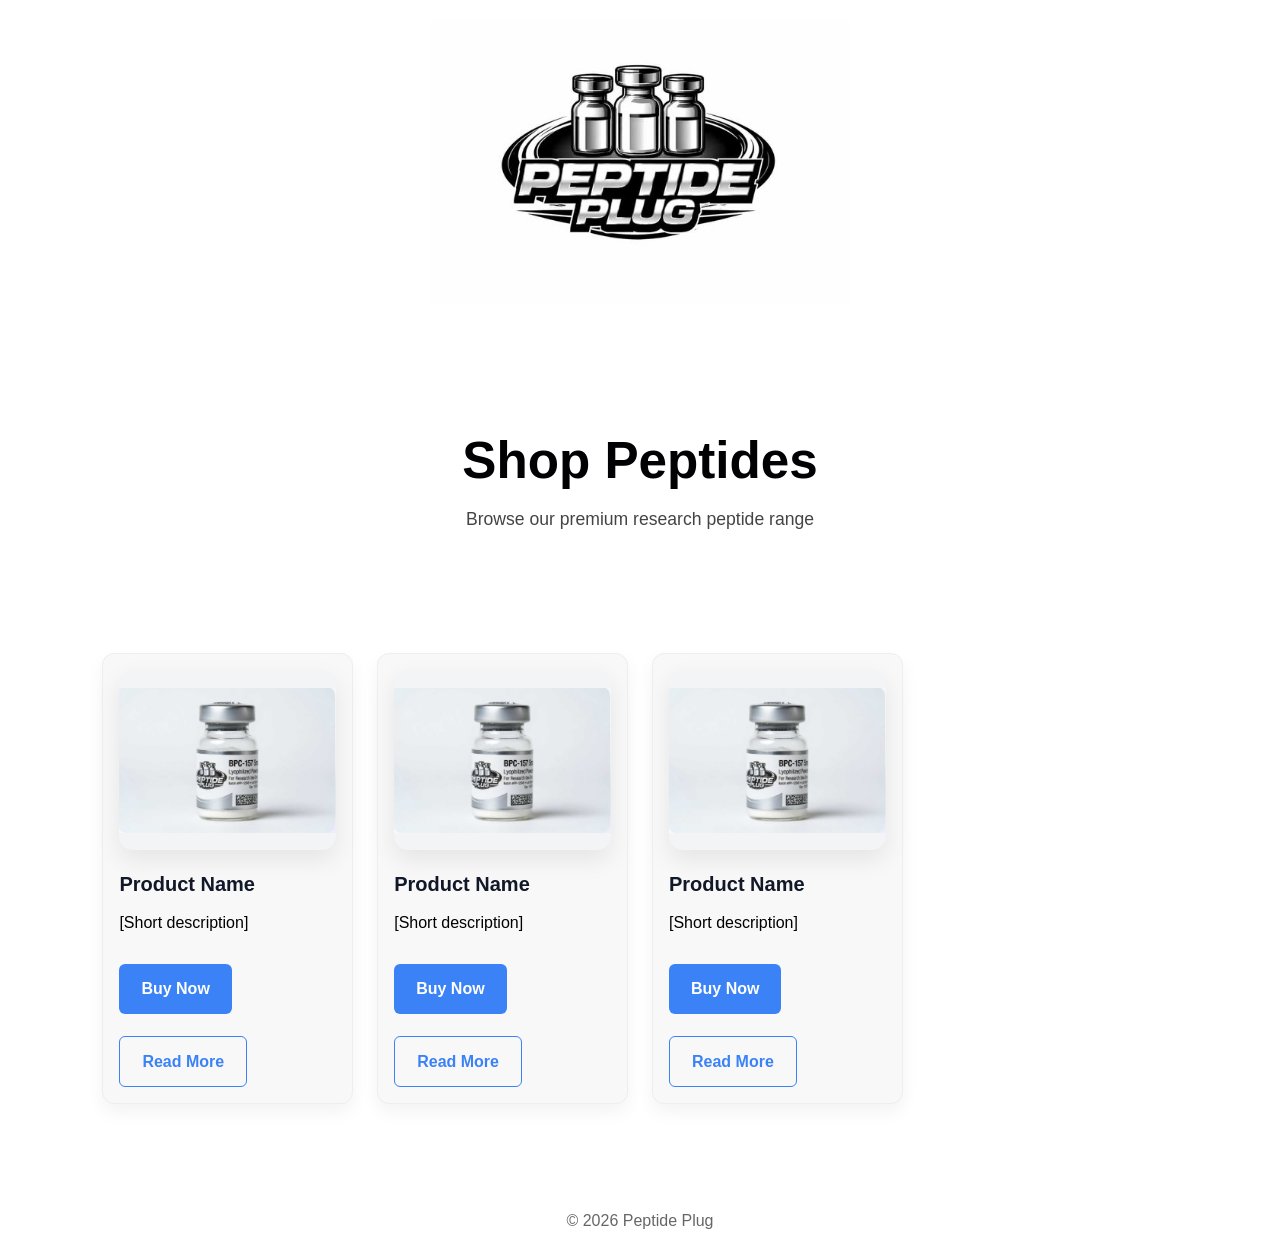
<file: shop.html>
<!DOCTYPE html>
<html lang="en">
<head>
  <meta charset="UTF-8">
  <meta name="viewport" content="width=device-width, initial-scale=1.0">
  <title>Shop - Peptide Plug</title>
  <link rel="stylesheet" href="style.css">
</head>
<body>

  <section class="banner-wrap">
    <img src="pepbanner.png" alt="Peptide Plug Banner" class="top-banner" id="topBanner">
  </section>

  <section class="hero small fade-in shop-hero">
    <div class="hero-text shop-hero-text">
      <h2>Shop Peptides</h2>
      <p>Browse our premium research peptide range</p>
    </div>
  </section>

  <section class="product-grid">

    <div class="product fade-in">
      <div class="image-box small">
        <img src="peptide1.png" alt="Peptide product image">
      </div>
      <h3>Product Name</h3>
      <p>[Short description]</p>
      <div class="buttons">
        <a href="#" class="btn">Buy Now</a>
        <a href="#" class="btn secondary">Read More</a>
      </div>
    </div>

    <div class="product fade-in">
      <div class="image-box small">
        <img src="peptide1.png" alt="Peptide product image">
      </div>
      <h3>Product Name</h3>
      <p>[Short description]</p>
      <div class="buttons">
        <a href="#" class="btn">Buy Now</a>
        <a href="#" class="btn secondary">Read More</a>
      </div>
    </div>

    <div class="product fade-in">
      <div class="image-box small">
        <img src="peptide1.png" alt="Peptide product image">
      </div>
      <h3>Product Name</h3>
      <p>[Short description]</p>
      <div class="buttons">
        <a href="#" class="btn">Buy Now</a>
        <a href="#" class="btn secondary">Read More</a>
      </div>
    </div>

  </section>

  <footer>
    <p>© 2026 Peptide Plug</p>
  </footer>

  <script src="script.js"></script>
</body>
</html>
</file>
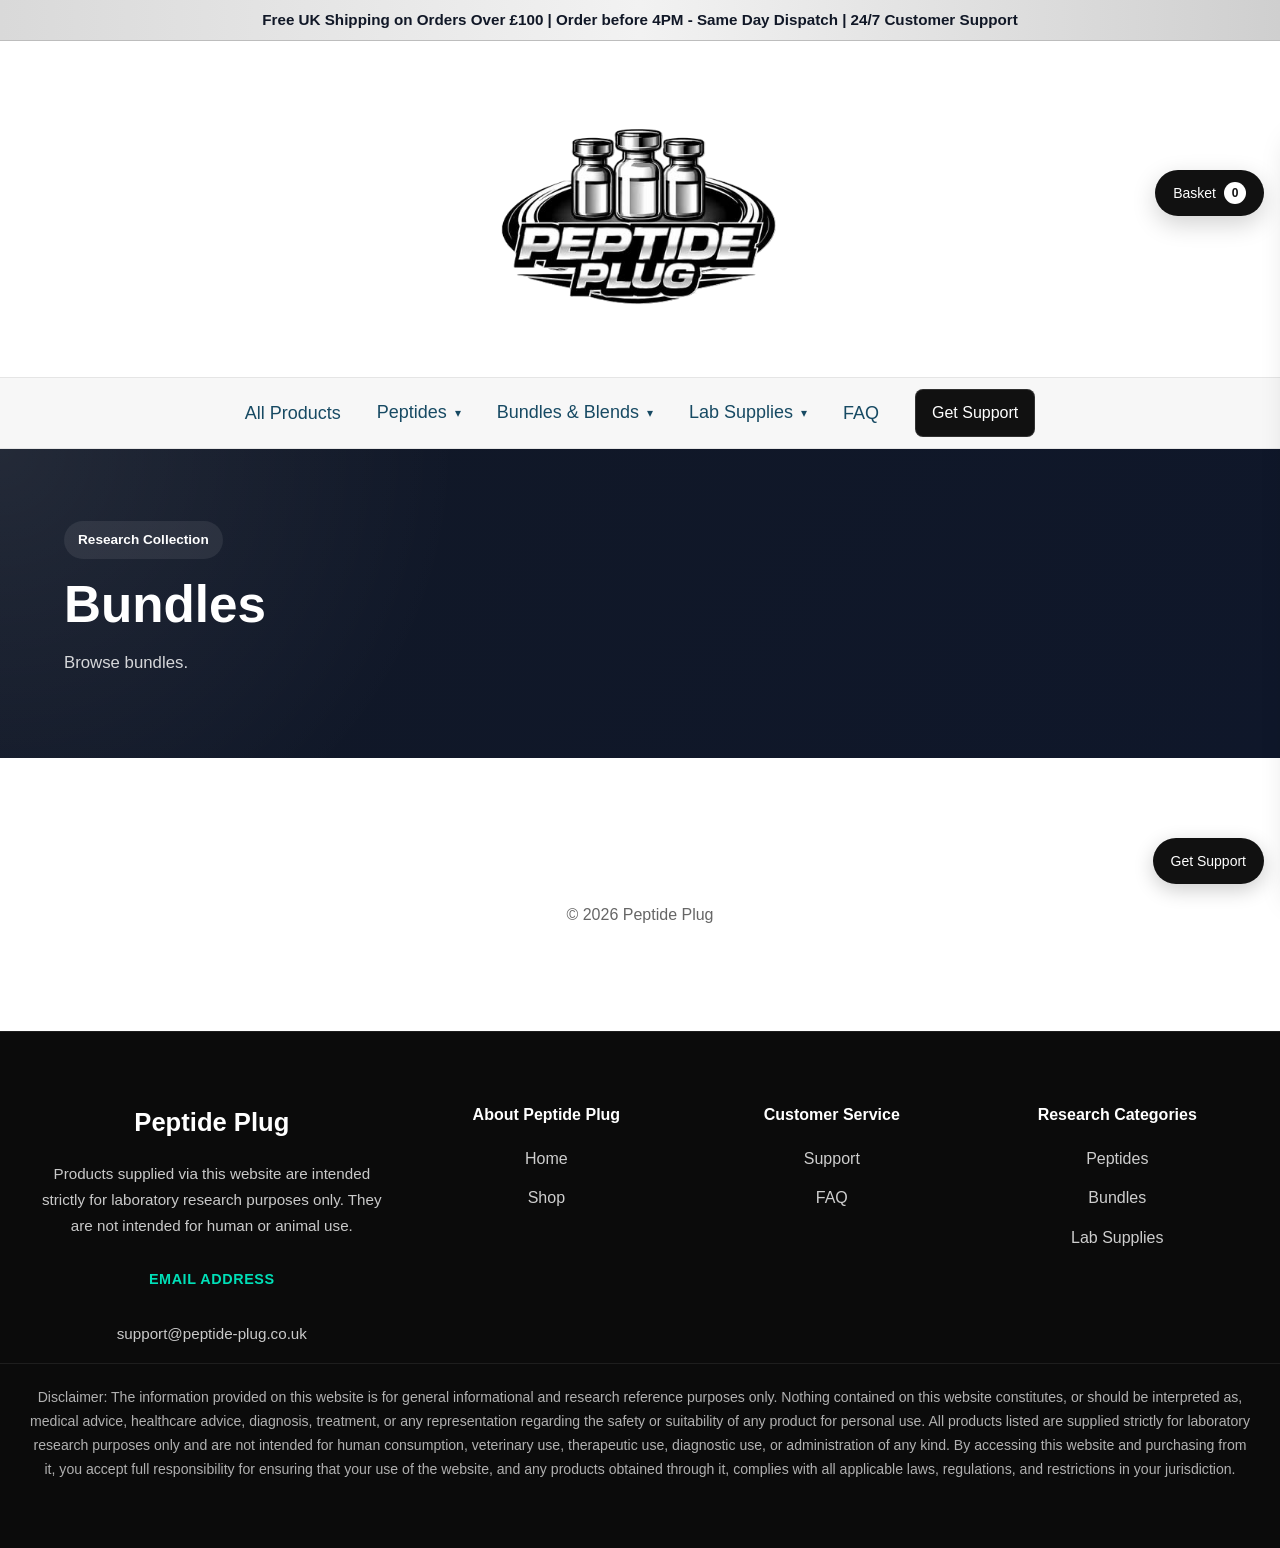
<file: shop/bundles.html>
<!DOCTYPE html>
<html lang="en">
<head>
  <meta charset="UTF-8">
  <meta name="viewport" content="width=device-width, initial-scale=1.0">
  <title>Bundles | Peptide Plug</title>
  <link rel="icon" type="image/png" href="../assets/images/pepbanner.png">
  <link rel="stylesheet" href="../style.css">
</head>
<body>

  <section class="banner-wrap">
    <img src="../assets/images/pepbanner.png" alt="Peptide Plug Banner" class="top-banner">
  </section>

  <section class="category-nav-wrap">
    <nav class="category-nav" id="categoryNav"></nav>
  </section>

  <section class="hero hero-home fade-in active category-hero-left">
    <div class="hero-content">
      <div class="hero-text">
        <span class="eyebrow">Research Collection</span>
        <h1>Bundles</h1>
        <p>Browse bundles.</p>
      </div>
    </div>
  </section>

  <section class="products-section">
    <div class="product-grid" id="categoryProductGrid"></div>
  </section>

  <footer>
    <p>© 2026 Peptide Plug</p>
  </footer>

  <script src="../js/site-config.js"></script>
  <script src="../js/products.js"></script>
  <script src="../js/basket.js"></script>
  <script src="../js/components.js"></script>
  <script src="../js/shop.js"></script>
  <script src="../script.js"></script>
  <script src="../js/category-page.js"></script>

  <div id="supportWidget">
    <button id="supportToggle" aria-label="Open support form">Get Support</button>

    <div id="supportPanel">
      <button id="supportClose" aria-label="Close support form">&times;</button>

      <form id="supportForm">
        <h3>Need help?</h3>

        <input type="text" name="name" placeholder="Your name" required>
        <input type="email" name="email" placeholder="Your email" required>
        <textarea name="message" placeholder="What would you like help with?" required></textarea>

        <button type="submit">Send</button>
        <p id="supportStatus"></p>
      </form>
    </div>
  </div>

  <div id="siteFooter"></div>
</body>
</html>
</file>
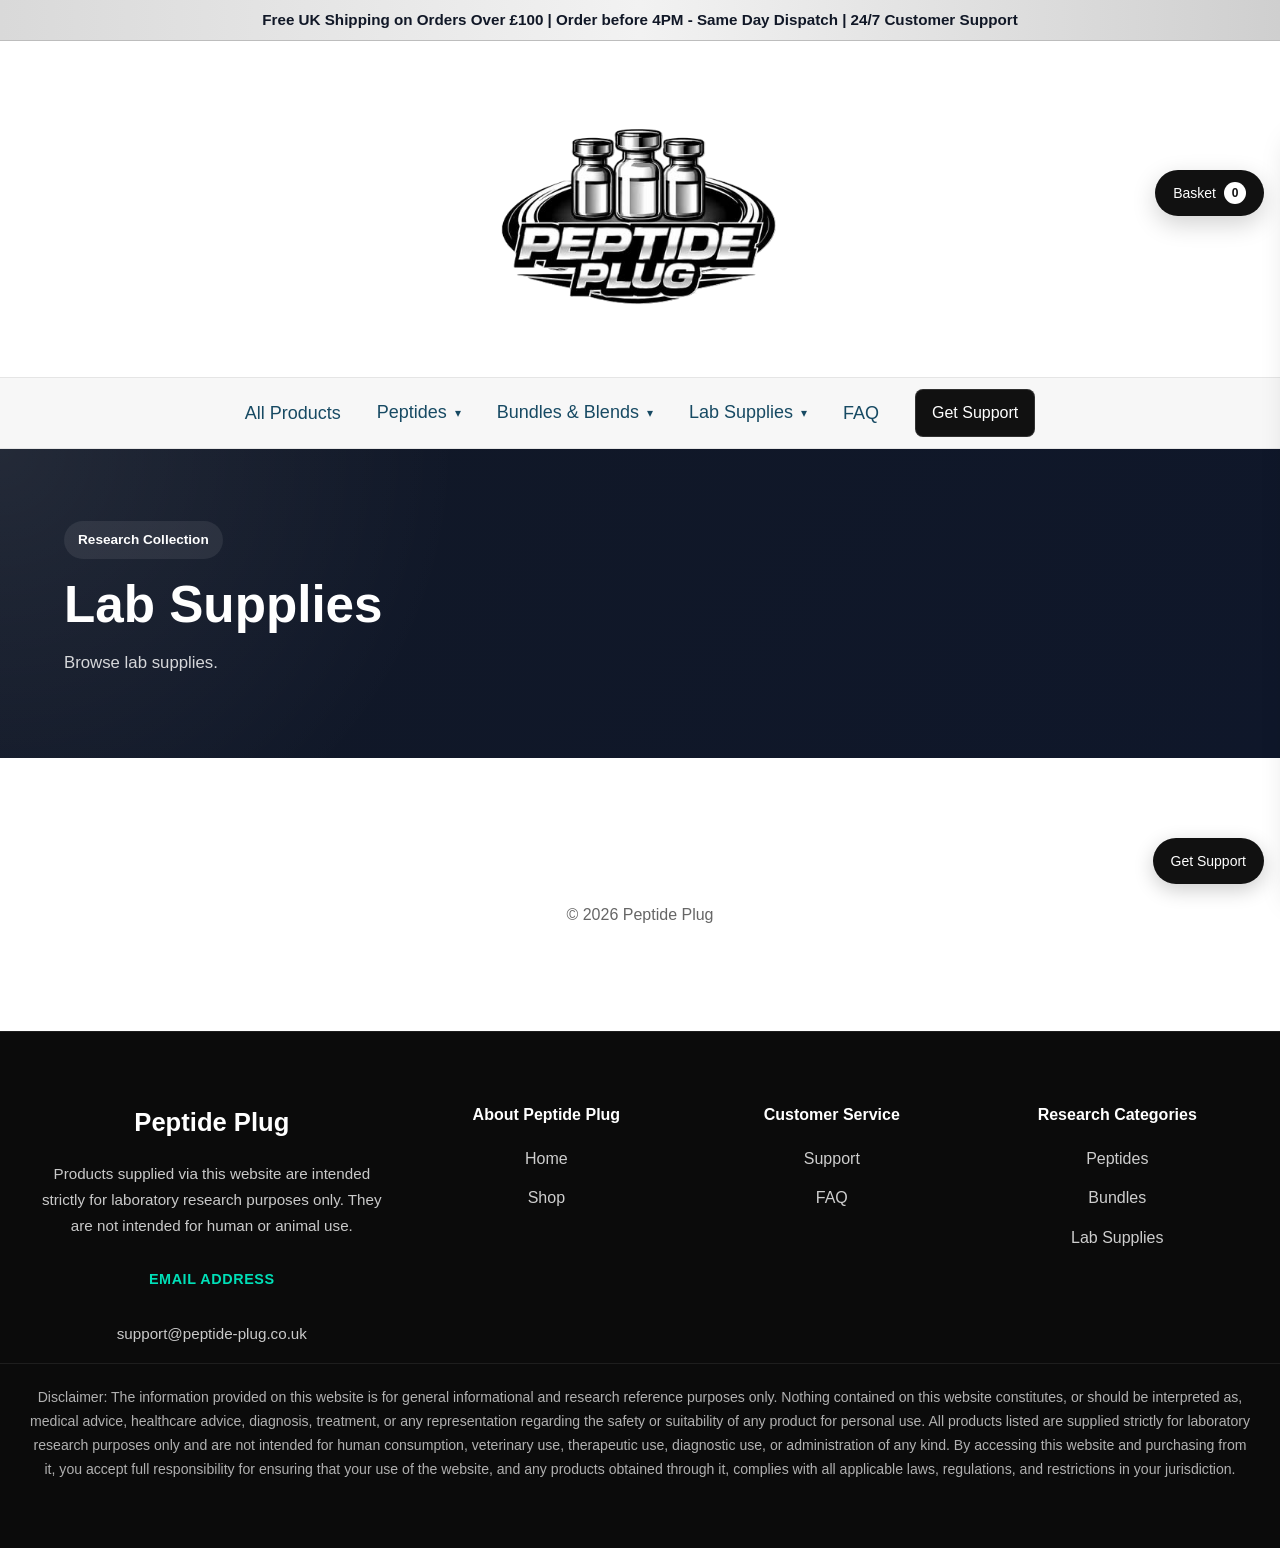
<file: shop/lab-supplies.html>
<!DOCTYPE html>
<html lang="en">
<head>
  <meta charset="UTF-8">
  <meta name="viewport" content="width=device-width, initial-scale=1.0">
  <title>Blends | Peptide Plug</title>
  <link rel="icon" type="image/png" href="../assets/images/pepbanner.png">
  <link rel="stylesheet" href="../style.css">
</head>
<body>

  <section class="banner-wrap">
    <img src="../assets/images/pepbanner.png" alt="Peptide Plug Banner" class="top-banner">
  </section>

  <section class="category-nav-wrap">
    <nav class="category-nav" id="categoryNav"></nav>
  </section>

  <section class="hero hero-home fade-in active category-hero-left">
    <div class="hero-content">
      <div class="hero-text">
        <span class="eyebrow">Research Collection</span>
        <h1>Lab Supplies</h1>
        <p>Browse lab supplies.</p>
      </div>
    </div>
  </section>

  <section class="products-section">
    <div class="product-grid" id="categoryProductGrid"></div>
  </section>

  <footer>
    <p>© 2026 Peptide Plug</p>
  </footer>

  <script src="../js/site-config.js"></script>
  <script src="../js/products.js"></script>
  <script src="../js/basket.js"></script>
  <script src="../js/components.js"></script>
  <script src="../js/shop.js"></script>
  <script src="../script.js"></script>
  <script src="../js/category-page.js"></script>

  <div id="supportWidget">
    <button id="supportToggle" aria-label="Open support form">Get Support</button>

    <div id="supportPanel">
      <button id="supportClose" aria-label="Close support form">&times;</button>

      <form id="supportForm">
        <h3>Need help?</h3>

        <input type="text" name="name" placeholder="Your name" required>
        <input type="email" name="email" placeholder="Your email" required>
        <textarea name="message" placeholder="What would you like help with?" required></textarea>

        <button type="submit">Send</button>
        <p id="supportStatus"></p>
      </form>
    </div>
  </div>

  <div id="siteFooter"></div>
</body>
</html>
</file>
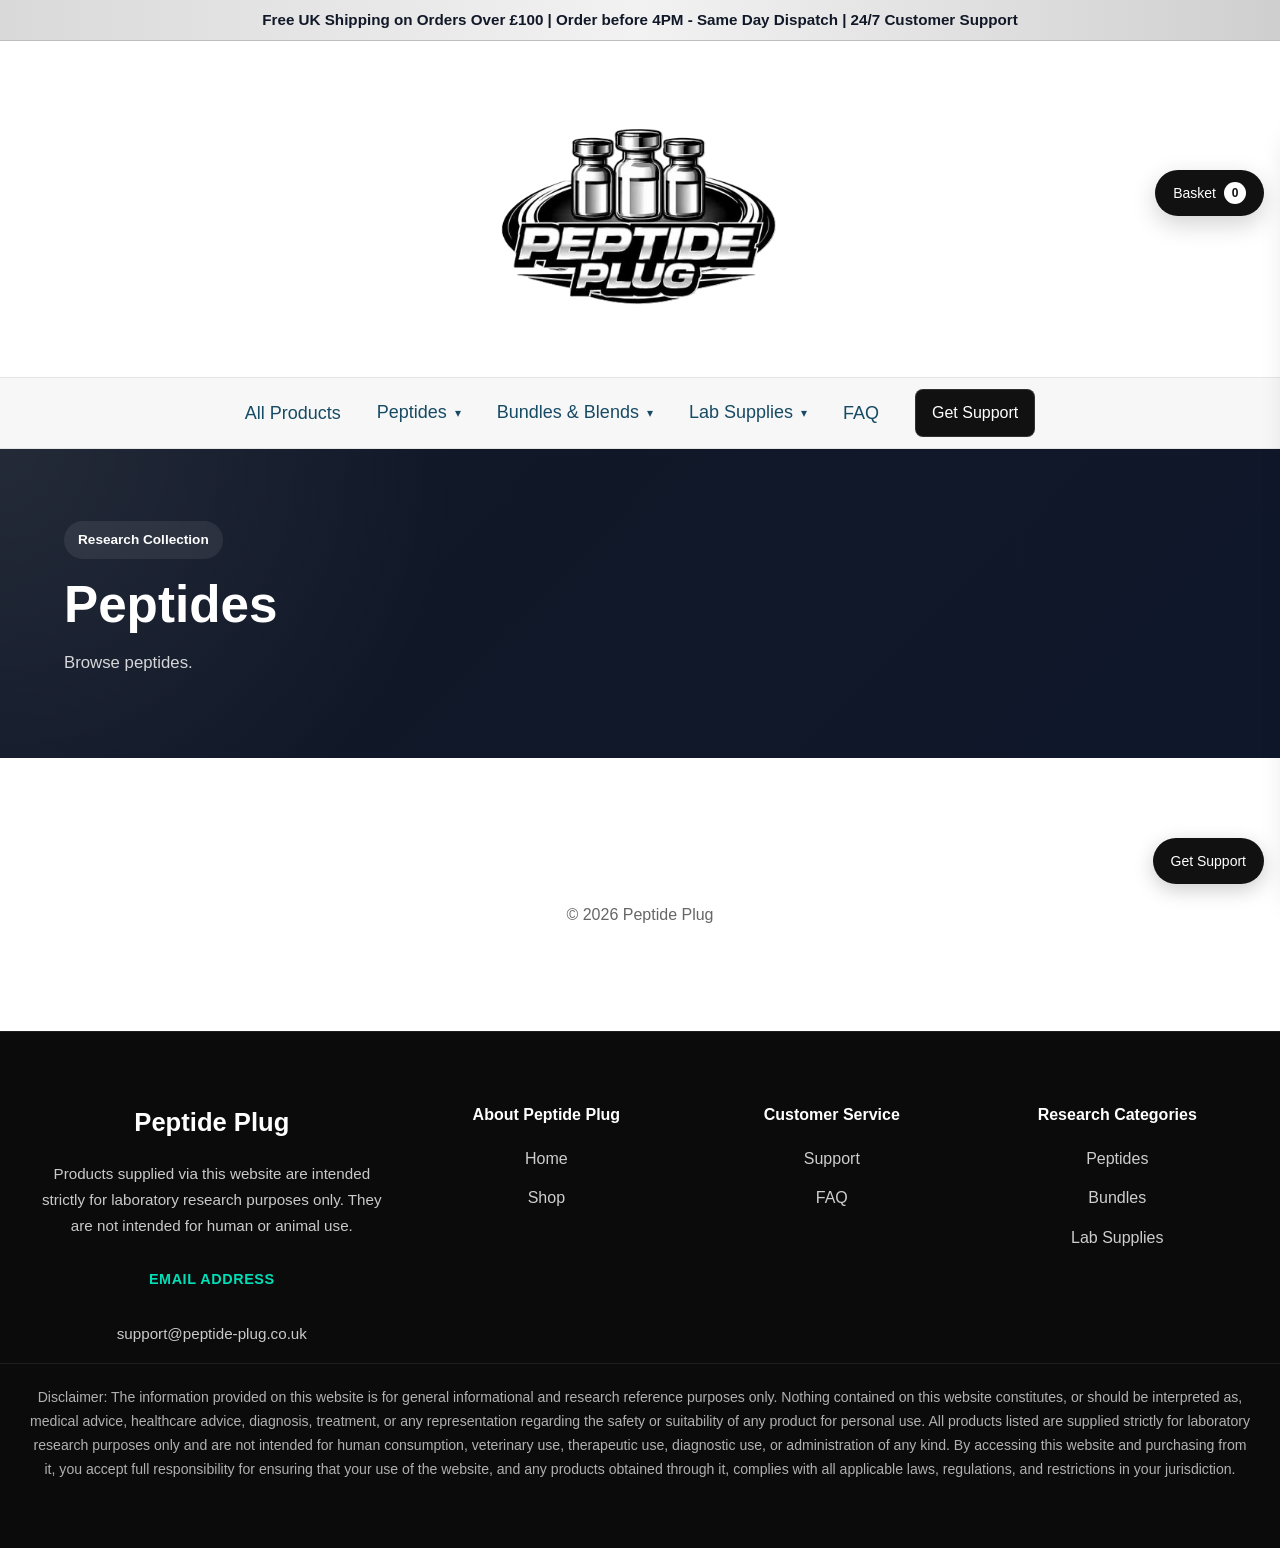
<file: shop/peptides.html>
<!DOCTYPE html>
<html lang="en">
<head>
  <meta charset="UTF-8">
  <meta name="viewport" content="width=device-width, initial-scale=1.0">
  <title>Peptides | Peptide Plug</title>
  <link rel="icon" type="image/png" href="../assets/images/pepbanner.png">
  <link rel="stylesheet" href="../style.css">
</head>
<body>

  <section class="banner-wrap">
    <img src="../assets/images/pepbanner.png" alt="Peptide Plug Banner" class="top-banner">
  </section>

  <section class="category-nav-wrap">
    <nav class="category-nav" id="categoryNav"></nav>
  </section>

  <section class="hero hero-home fade-in active category-hero-left">
    <div class="hero-content">
      <div class="hero-text">
        <span class="eyebrow">Research Collection</span>
        <h1>Peptides</h1>
        <p>Browse peptides.</p>
      </div>
    </div>
  </section>

  <section class="products-section">
    <div class="product-grid" id="categoryProductGrid"></div>
  </section>

  <footer>
    <p>© 2026 Peptide Plug</p>
  </footer>

  <script src="../js/site-config.js"></script>
  <script src="../js/products.js"></script>
  <script src="../js/basket.js"></script>
  <script src="../js/components.js"></script>
  <script src="../js/shop.js"></script>
  <script src="../script.js"></script>
  <script src="../js/category-page.js"></script>

  <div id="supportWidget">
    <button id="supportToggle" aria-label="Open support form">Get Support</button>

    <div id="supportPanel">
      <button id="supportClose" aria-label="Close support form">&times;</button>

      <form id="supportForm">
        <h3>Need help?</h3>

        <input type="text" name="name" placeholder="Your name" required>
        <input type="email" name="email" placeholder="Your email" required>
        <textarea name="message" placeholder="What would you like help with?" required></textarea>

        <button type="submit">Send</button>
        <p id="supportStatus"></p>
      </form>
    </div>
  </div>

  <div id="siteFooter"></div>
</body>
</html>
</file>
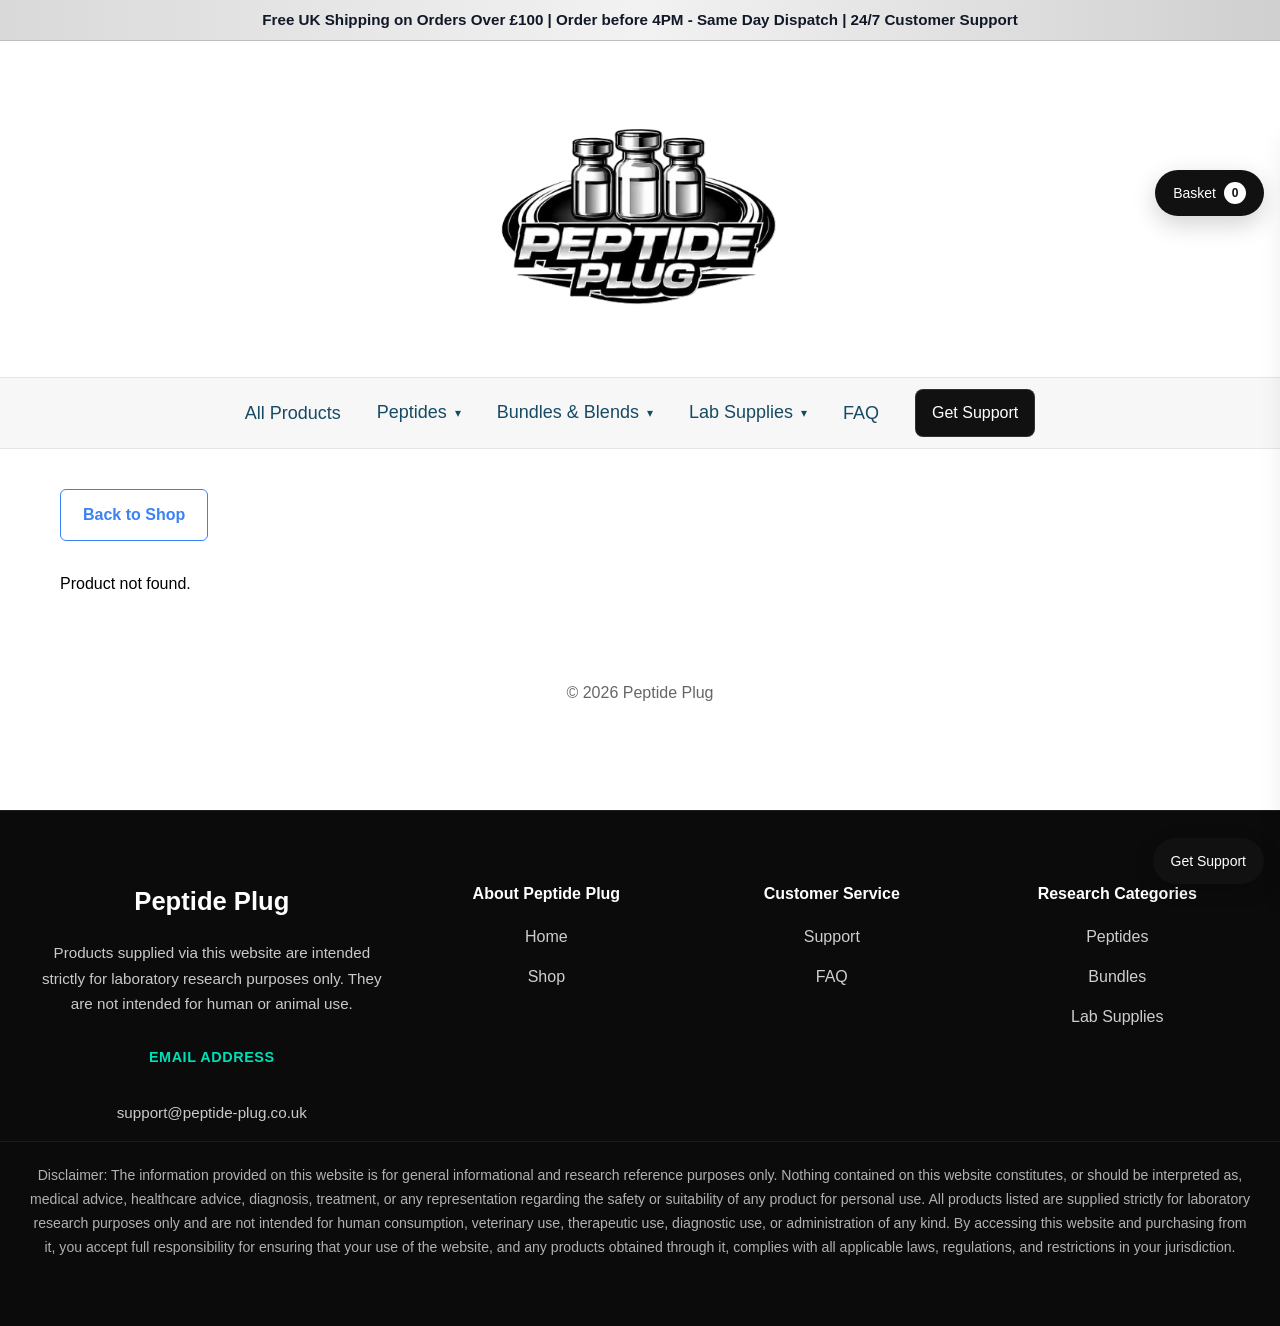
<file: shop/product.html>
<!DOCTYPE html>
<html lang="en">

<head>
  <meta charset="UTF-8">
  <meta name="viewport" content="width=device-width, initial-scale=1.0">
  <title>Product - Peptide Plug</title>
  <link rel="icon" type="image/png" href="../assets/images/pepbanner.png">
  <link rel="stylesheet" href="/style.css">
</head>

<body>

  <section class="banner-wrap">
    <img src="/assets/images/pepbanner.png" alt="Peptide Plug Banner" class="top-banner" id="topBanner">
  </section>

  <section class="category-nav-wrap">
    <nav class="category-nav" id="categoryNav"></nav>
  </section>

  <div class="back-link">
    <a href="/shop/" class="btn secondary">Back to Shop</a>
  </div>

  <section class="product-page" id="productPage"></section>

  <footer>
    <p>© 2026 Peptide Plug</p>
  </footer>

  <script src="/js/site-config.js"></script>
  <script src="/js/products.js"></script>
  <script src="/js/basket.js"></script>
  <script src="/js/components.js"></script>
  <script src="/js/product.js"></script>
  <script src="/script.js"></script>

  <div id="supportWidget">
    <button id="supportToggle" aria-label="Open support form">Get Support</button>

    <div id="supportPanel">
      <button id="supportClose" aria-label="Close support form">&times;</button>

      <form id="supportForm">
        <h3>Need help?</h3>

        <input type="text" name="name" placeholder="Your name" required>
        <input type="email" name="email" placeholder="Your email" required>
        <textarea name="message" placeholder="What would you like help with?" required></textarea>

        <button type="submit">Send</button>
        <p id="supportStatus"></p>
      </form>
    </div>
  </div>
  <div id="siteFooter"></div>
</body>

</html>
</file>
<file: style.css>
* {
  margin: 0;
  padding: 0;
  box-sizing: border-box;
  font-family: Arial, sans-serif;
}

html {
  scroll-behavior: smooth;
}

body {
  color: #010003;
  background: #ffffff;
  line-height: 1.6;
}

/* NAVBAR */
.navbar {
  display: flex;
  justify-content: center;
  align-items: center;
  padding: 16px 20px;
  position: sticky;
  top: 0;
  width: 100%;
  z-index: 1000;
  background: rgba(255, 255, 255, 0.95);
  backdrop-filter: blur(6px);
  border-bottom: 1px solid #e5e7eb;
  min-height: 56px;
}

.logo {
  font-size: 28px;
  color: #111827;
}

/* TOP BANNER */
.banner-wrap {
  width: 100%;
  display: flex;
  justify-content: center;
  padding: 20px 20px 10px;
}

.top-banner {
  width: min(90%, 420px);
  height: auto;
  display: block;
  transition: opacity 0.2s linear;
}

/* HERO */
.hero {
  min-height: 80vh;
  display: flex;
  justify-content: space-between;
  align-items: center;
  gap: 50px;
  padding: 60px 8%;
}

.hero.small {
  min-height: 32vh;
  justify-content: center;
  text-align: center;
  padding: 120px 8% 60px;
}

.hero-text {
  flex: 1;
  max-width: 520px;
}

.hero-text h1,
.hero-text h2 {
  font-size: clamp(2rem, 4vw, 3.4rem);
  margin-bottom: 16px;
  line-height: 1.1;
}

.hero-text p {
  font-size: 1.1rem;
  margin-bottom: 20px;
  color: #444;
}

.hero-img {
  flex: 1;
  max-width: 520px;
  display: flex;
  justify-content: center;
}

.hero-img img {
  width: 100%;
  max-width: 500px;
  height: 420px;
  object-fit: cover;
  border-radius: 14px;
  display: block;
  box-shadow: 0 10px 30px rgba(0, 0, 0, 0.12);
}

/* GENERIC SECTIONS */
.section {
  display: flex;
  align-items: center;
  gap: 50px;
  padding: 80px 8%;
}

.section.reverse {
  flex-direction: row-reverse;
}

.text-box {
  flex: 1;
}

.text-box h2 {
  font-size: clamp(1.8rem, 3vw, 2.6rem);
  margin-bottom: 16px;
}

.text-box p {
  font-size: 1rem;
  color: #444;
  margin-bottom: 18px;
}

.image-box {
  flex: 1;
  min-height: 320px;
  border-radius: 14px;
  overflow: hidden;
  background: #f3f4f6;
  box-shadow: 0 10px 24px rgba(0, 0, 0, 0.08);
}

.image-box img {
  width: 100%;
  height: 100%;
  display: block;
  object-fit: cover;
}

.image-box.small {
  min-height: 180px;
}

/* GENERIC CARDS */
.cards {
  display: grid;
  grid-template-columns: repeat(3, 1fr);
  gap: 24px;
  padding: 60px 8% 80px;
}

.card {
  background: #f8f8f8;
  padding: 20px;
  border-radius: 14px;
  color: #111827;
  box-shadow: 0 10px 24px rgba(0, 0, 0, 0.06);
}

.card h3 {
  margin: 18px 0 10px;
  font-size: 1.25rem;
}

.card p {
  color: #000000;
}

/* SHOP */
.product-grid {
  display: grid;
  grid-template-columns: repeat(4, 1fr);
  gap: 24px;
  padding: 40px 8% 80px;
}

.product {
  background: #f8f8f8;
  padding: 16px;
  border-radius: 12px;
  color: #111827;
  box-shadow: 0 8px 18px rgba(0, 0, 0, 0.05);
  border: 1px solid #eeeeee;
  position: relative;
}

.product h3 {
  margin: 18px 0 10px;
  font-size: 1.25rem;
}

.product p {
  color: #000000;
  margin-bottom: 18px;
}

.product img {
  width: 100%;
  height: 180px;
  object-fit: contain;
  display: block;
}

.product-card-body {
  padding-top: 16px;
}

.product-badge {
  position: absolute;
  top: 14px;
  left: 14px;
  display: inline-block;
  padding: 6px 12px;
  border-radius: 999px;
  background: #eef2ff;
  color: #3730a3;
  font-size: 0.8rem;
  font-weight: 700;
  z-index: 2;
}

/* BUTTONS */
.buttons {
  display: flex;
  gap: 12px;
  flex-wrap: wrap;
}

.btn {
  display: inline-block;
  margin-top: 10px;
  padding: 12px 22px;
  background: #3b82f6;
  border: none;
  color: white;
  cursor: pointer;
  border-radius: 6px;
  text-decoration: none;
  font-weight: 600;
  transition: background 0.2s ease, transform 0.2s ease;
}

.btn:hover {
  background: #2563eb;
}

.btn.secondary {
  background: transparent;
  border: 1px solid #3b82f6;
  color: #3b82f6;
}

.btn.disabled {
  opacity: 0.5;
  pointer-events: none;
  cursor: not-allowed;
}

/* FOOTER */
footer {
  text-align: center;
  padding: 24px;
  color: #666;
}

/* ANIMATIONS */
.fade-in {
  opacity: 0;
  transform: translateY(40px);
  transition: all 0.8s ease;
}

.fade-in.active {
  opacity: 1;
  transform: translateY(0);
}

/* ANNOUNCEMENT BAR */
.announcement-bar {
  position: fixed;
  top: 0;
  left: 0;
  width: 100%;
  background: linear-gradient(to right, #d9d9d9, #f2f2f2, #cfcfcf);
  color: #111827;
  text-align: center;
  padding: 8px 16px;
  font-size: 0.95rem;
  font-weight: 600;
  z-index: 3000;
  border-bottom: 1px solid #bdbdbd;
  transition: opacity 0.3s ease, transform 0.3s ease, visibility 0.3s ease;
}

.announcement-bar.fade-out {
  opacity: 0;
  transform: translateY(-100%);
  visibility: hidden;
}

body.has-announcement {
  padding-top: 42px;
}

body.has-announcement .navbar {
  top: 42px;
}

body.has-announcement .banner-wrap {
  padding-top: 34px;
}

body.has-announcement .top-banner {
  margin-top: 8px;
}

/* CATEGORY NAV */
.category-nav-wrap {
  width: 100%;
  background: #f7f7f7;
  border-top: 1px solid #e5e5e5;
  border-bottom: 1px solid #e5e5e5;
}

.category-nav {
  max-width: 1200px;
  margin: 0 auto;
  padding: 0 20px;
  display: flex;
  align-items: center;
  justify-content: center;
  gap: 36px;
  min-height: 70px;
  flex-wrap: wrap;
}

.category-nav > a,
.dropdown-link,
.dropdown-btn {
  text-decoration: none;
  color: #174a63;
  font-size: 18px;
  font-weight: 500;
  background: none;
  border: none;
  cursor: pointer;
  font-family: inherit;
  transition: color 0.2s ease;
}

.category-nav > a:hover,
.dropdown-link:hover,
.dropdown-btn:hover {
  color: #0f3447;
}

.dropdown {
  position: relative;
}

.dropdown-top {
  display: inline-flex;
  align-items: center;
  gap: 8px;
}

.dropdown-link {
  display: inline-flex;
  align-items: center;
  line-height: 1;
}

.dropdown-btn {
  display: inline-flex;
  align-items: center;
  justify-content: center;
  gap: 0;
  padding: 0;
  margin: 0;
  line-height: 1;
}

.arrow {
  font-size: 12px;
  line-height: 1;
  display: inline-block;
  transform: translateY(1px);
}

.dropdown-menu {
  position: absolute;
  top: calc(100% + 12px);
  left: 0;
  min-width: 220px;
  background: #ffffff;
  border: 1px solid #e5e5e5;
  box-shadow: 0 8px 20px rgba(0, 0, 0, 0.08);
  border-radius: 10px;
  padding: 10px 0;
  display: none;
  z-index: 1000;
}

.dropdown-menu a,
.dropdown-menu .dropdown-empty {
  display: block;
  padding: 12px 18px;
  font-size: 16px;
  color: #174a63;
  white-space: nowrap;
  text-decoration: none;
}

.dropdown-menu a:hover {
  background: #f3f7f9;
}

.dropdown.open .dropdown-menu,
.dropdown:hover .dropdown-menu {
  display: block;
}

.dropdown-empty {
  cursor: default;
}

.nav-support-btn {
  background: #111;
  border: 1px solid #ffffff22;
  color: #fff;
  font: inherit;
  cursor: pointer;
  padding: 10px 16px;
  border-radius: 8px;
}

.nav-action-buttons {
  display: flex;
  gap: 10px;
  align-items: center;
}

/* SHOP EXTRA */
.shop-actions {
  display: flex;
  justify-content: flex-end;
  gap: 12px;
  padding: 20px 8% 0;
}

/* PRODUCT PAGE */
.back-link {
  max-width: 1200px;
  margin: 30px auto 0;
  padding: 0 20px;
}

.product-page {
  max-width: 1200px;
  margin: 30px auto 60px;
  padding: 0 20px;
  display: grid;
  grid-template-columns: 1fr 1fr;
  gap: 40px;
  align-items: start;
}

.product-image-wrap,
.product-info {
  background: #ffffff;
  border-radius: 16px;
  padding: 24px;
}

.product-image-wrap img {
  width: 100%;
  height: 420px;
  object-fit: contain;
  display: block;
  border-radius: 12px;
}

.product-info h1 {
  margin: 0 0 10px;
  font-size: 2rem;
  color: #000000;
}

.product-price {
  font-size: 1.25rem;
  margin-bottom: 20px;
  color: #000000;
}

.product-description {
  line-height: 1.6;
  margin-bottom: 24px;
  color: #000000;
}

.product-meta {
  margin-bottom: 24px;
}

.product-meta p {
  margin: 8px 0;
  color: #000000;
}

.product-meta strong {
  color: #000000;
}

.product-description-content {
  display: -webkit-box;
  -webkit-box-orient: vertical;
  -webkit-line-clamp: 4;
  overflow: hidden;
}

.product-description-content.expanded {
  display: block;
  overflow: visible;
}

.description-toggle-btn {
  margin-top: 14px;
}

.product-description h3 {
  margin: 18px 0 10px;
  font-size: 1.05rem;
  color: #000000;
}

.product-description p {
  margin-bottom: 12px;
  color: #000000;
}

.product-description strong {
  color: #000000;
}

/* PRODUCT IMAGES */
.product-image-slider {
  position: relative;
  width: 100%;
  height: 420px;
  display: flex;
  align-items: center;
  justify-content: center;
  overflow: hidden;
}

.product-image-slider img {
  width: 100%;
  height: 100%;
  object-fit: contain;
  display: block;
  border-radius: 12px;
  transition: opacity 0.3s ease;
}

.product-image-nav {
  position: absolute;
  top: 50%;
  transform: translateY(-50%);
  width: 42px;
  height: 42px;
  border: none;
  border-radius: 999px;
  background: rgba(17, 17, 17, 0.75);
  color: #fff;
  font-size: 24px;
  cursor: pointer;
  z-index: 2;
}

.product-image-nav.prev {
  left: 12px;
}

.product-image-nav.next {
  right: 12px;
}

.product-image-dots {
  display: flex;
  justify-content: center;
  gap: 8px;
  margin-top: 14px;
}

.product-image-dot {
  width: 10px;
  height: 10px;
  border: none;
  border-radius: 999px;
  background: #cfcfcf;
  cursor: pointer;
}

.product-image-dot.active {
  background: #111;
}

/* PRODUCT VARIANTS */
.product-variant-wrap {
  margin-bottom: 20px;
}

.product-variant-label {
  display: block;
  margin-bottom: 8px;
  font-weight: 600;
  color: #111;
}

.product-variant-select {
  width: 100%;
  padding: 12px 14px;
  border: 1px solid #d8d8d8;
  border-radius: 8px;
  background: #fff;
  font: inherit;
  font-size: 14px;
  color: #111;
}

.basket-item-option {
  margin: 0 0 6px;
  font-size: 13px;
  color: #666;
}

/* SUPPORT WIDGET */
#supportWidget {
  position: fixed;
  right: 16px;
  bottom: 16px;
  z-index: 9999;
  transition: opacity 0.2s ease, transform 0.2s ease;
}

#supportToggle {
  background: #111;
  color: #fff;
  border: none;
  border-radius: 999px;
  padding: 12px 18px;
  font: inherit;
  font-size: 14px;
  cursor: pointer;
  box-shadow: 0 6px 20px rgba(0, 0, 0, 0.2);
  transition: transform 0.2s ease, opacity 0.2s ease;
}

#supportToggle:hover {
  transform: translateY(-2px);
}

#supportPanel {
  position: absolute;
  right: 0;
  bottom: 60px;
  width: 320px;
  background: #fff;
  border-radius: 14px;
  box-shadow: 0 10px 30px rgba(0, 0, 0, 0.18);
  padding: 18px;
  opacity: 0;
  transform: translateY(20px);
  pointer-events: none;
  transition: opacity 0.25s ease, transform 0.25s ease;
}

#supportPanel.open {
  opacity: 1;
  transform: translateY(0);
  pointer-events: auto;
}

#supportClose {
  position: absolute;
  top: 10px;
  right: 12px;
  background: transparent;
  border: none;
  font-size: 24px;
  line-height: 1;
  cursor: pointer;
  color: #111;
}

#supportForm {
  display: flex;
  flex-direction: column;
  gap: 10px;
}

#supportForm h3 {
  margin: 0 0 6px 0;
  font-size: 20px;
  color: #111;
}

#supportForm input,
#supportForm textarea {
  width: 100%;
  padding: 11px 12px;
  border: 1px solid #d8d8d8;
  border-radius: 8px;
  font: inherit;
  font-size: 14px;
  box-sizing: border-box;
}

#supportForm textarea {
  min-height: 110px;
  resize: vertical;
}

#supportForm button[type="submit"] {
  background: #111;
  color: #fff;
  border: none;
  border-radius: 8px;
  padding: 11px 12px;
  font: inherit;
  font-size: 14px;
  cursor: pointer;
  transition: opacity 0.2s ease;
}

#supportForm button[type="submit"]:hover {
  opacity: 0.9;
}

#supportStatus {
  margin: 4px 0 0 0;
  font-size: 13px;
  color: #111;
}

#supportWidget.hidden-by-basket,
#basketLauncher.hidden-by-basket {
  opacity: 0;
  pointer-events: none;
  transform: translateY(12px);
}

/* STOCK */
.availability.in {
  color: green;
}

.availability.out {
  color: red;
}

/* BASKET */
.basket-launcher {
  position: fixed;
  top: 140px;
  right: 16px;
  z-index: 4001;
  background: #111;
  color: #fff;
  border: none;
  border-radius: 999px;
  padding: 12px 18px;
  font: inherit;
  font-size: 14px;
  cursor: pointer;
  box-shadow: 0 8px 24px rgba(0, 0, 0, 0.18);
  display: inline-flex;
  align-items: center;
  gap: 8px;
  transition: opacity 0.2s ease, transform 0.2s ease;
}

body.has-announcement .basket-launcher {
  top: 170px;
}

.basket-count {
  display: inline-flex;
  align-items: center;
  justify-content: center;
  min-width: 22px;
  height: 22px;
  padding: 0 6px;
  border-radius: 999px;
  background: #fff;
  color: #111;
  font-size: 12px;
  font-weight: 700;
}

.basket-overlay {
  position: fixed;
  inset: 0;
  background: rgba(0, 0, 0, 0.45);
  opacity: 0;
  visibility: hidden;
  transition: 0.25s ease;
  z-index: 3998;
}

.basket-overlay.open {
  opacity: 1;
  visibility: visible;
}

.basket-drawer {
  position: fixed;
  top: 100px;
  right: -420px;
  width: 100%;
  max-width: 400px;
  height: calc(100vh - 100px);
  background: #fff;
  z-index: 3999;
  transition: right 0.25s ease;
  display: flex;
  flex-direction: column;
  box-shadow: -10px 0 30px rgba(0, 0, 0, 0.15);
  border-top-left-radius: 14px;
}

body.has-announcement .basket-drawer {
  top: 140px;
  height: calc(100vh - 140px);
}

.basket-drawer.open {
  right: 0;
}

.basket-drawer-header {
  display: flex;
  align-items: center;
  justify-content: space-between;
  padding: 18px 20px;
  border-bottom: 1px solid #e8e8e8;
  gap: 12px;
}

.basket-drawer-header h3 {
  margin: 0;
  font-size: 22px;
  color: #111;
}

.basket-close-btn {
  background: none;
  border: none;
  font-size: 32px;
  line-height: 1;
  cursor: pointer;
  color: #111;
  padding: 0 4px;
}

.basket-items {
  flex: 1;
  overflow-y: auto;
  padding: 18px 20px;
}

.basket-item {
  display: flex;
  gap: 12px;
  margin-bottom: 18px;
  padding-bottom: 18px;
  border-bottom: 1px solid #efefef;
}

.basket-item img {
  width: 72px;
  height: 72px;
  object-fit: cover;
  border-radius: 10px;
}

.basket-item-info h4 {
  margin: 0 0 6px;
  font-size: 15px;
}

.basket-item-info p {
  margin: 0 0 10px;
  font-size: 14px;
}

.basket-item-controls {
  display: flex;
  flex-wrap: wrap;
  gap: 8px;
  align-items: center;
}

.basket-qty-btn,
.basket-remove-btn {
  border: 1px solid #ddd;
  background: #fff;
  border-radius: 6px;
  padding: 6px 10px;
  cursor: pointer;
}

.basket-footer {
  border-top: 1px solid #e8e8e8;
  padding: 18px 20px;
}

.basket-total {
  margin: 0 0 14px;
  font-weight: 700;
}

.free-shipping-message {
  margin: 0 0 14px;
  font-size: 14px;
  color: #444;
}

.free-shipping-message.qualified {
  color: green;
  font-weight: 700;
}

.basket-actions {
  display: flex;
  gap: 10px;
}

.basket-actions .btn {
  flex: 1;
}

.basket-empty {
  color: #666;
}

.basket-fly-animation {
  will-change: transform, left, top, width, height, opacity;
}

.basket-launcher.basket-bump {
  transform: scale(1.08);
  transition: transform 0.25s ease;
}

/* HOME PAGE */
.hero-home {
  min-height: auto;
  padding: 72px 24px 56px;
  background:
    radial-gradient(circle at top left, rgba(255, 255, 255, 0.08), transparent 35%),
    linear-gradient(135deg, #111827 0%, #0f172a 100%);
}

.hero-home .hero-content {
  max-width: 1200px;
  margin: 0 auto;
  display: grid;
  grid-template-columns: 1.4fr 0.9fr;
  gap: 32px;
  align-items: center;
}

.eyebrow {
  display: inline-block;
  padding: 8px 14px;
  border-radius: 999px;
  background: rgba(255, 255, 255, 0.08);
  color: #ffffff;
  font-size: 0.85rem;
  font-weight: 600;
  margin-bottom: 18px;
}

.hero-home .hero-text {
  max-width: none;
}

.hero-home h1 {
  font-size: clamp(2.2rem, 4vw, 4rem);
  line-height: 1.1;
  margin-bottom: 16px;
  color: #ffffff;
}

.hero-home p {
  font-size: 1.05rem;
  line-height: 1.7;
  max-width: 680px;
  color: rgba(255, 255, 255, 0.82);
  margin-bottom: 24px;
}

.hero-buttons {
  margin-bottom: 28px;
}

.hero-feature-card {
  display: flex;
  justify-content: center;
}

.hero-feature-inner {
  width: 100%;
  max-width: 360px;
  padding: 28px;
  border-radius: 24px;
  background: rgba(255, 255, 255, 0.08);
  border: 1px solid rgba(255, 255, 255, 0.1);
  box-shadow: 0 20px 60px rgba(0, 0, 0, 0.25);
  backdrop-filter: blur(12px);
}

.mini-label {
  font-size: 0.82rem;
  text-transform: uppercase;
  letter-spacing: 1px;
  color: rgba(255, 255, 255, 0.65);
  margin-bottom: 10px;
}

.hero-feature-inner h3 {
  color: #ffffff;
  margin-bottom: 18px;
  font-size: 1.4rem;
}

.featured-mini-list {
  display: flex;
  flex-direction: column;
  gap: 12px;
}

.featured-mini-list a {
  text-decoration: none;
  color: #ffffff;
  padding: 14px 16px;
  border-radius: 14px;
  background: rgba(255, 255, 255, 0.06);
  transition: 0.2s ease;
}

.featured-mini-list a:hover {
  transform: translateY(-2px);
  background: rgba(255, 255, 255, 0.12);
}

.home-section {
  max-width: 1200px;
  margin: 0 auto;
  padding: 70px 24px;
}

.home-section.section {
  display: block;
  gap: 0;
}

.section-heading {
  display: flex;
  justify-content: space-between;
  align-items: end;
  gap: 20px;
  margin-bottom: 28px;
}

.section-heading.centered {
  justify-content: center;
  text-align: center;
}

.section-label {
  display: inline-block;
  margin-bottom: 10px;
  font-size: 0.82rem;
  text-transform: uppercase;
  letter-spacing: 1px;
  color: #6b7280;
  font-weight: 700;
}

.section-heading h2 {
  margin-bottom: 8px;
  font-size: 2rem;
}

.section-heading p {
  color: #6b7280;
  max-width: 700px;
}

.text-link {
  color: #111827;
  text-decoration: none;
  font-weight: 700;
  white-space: nowrap;
}

.text-link:hover {
  text-decoration: underline;
}

.cards-home {
  display: grid;
  grid-template-columns: repeat(3, 1fr);
  gap: 24px;
  padding: 0;
}

.product-card {
  background: #ffffff;
  border: 1px solid #e5e7eb;
  border-radius: 22px;
  overflow: hidden;
  box-shadow: 0 14px 35px rgba(0, 0, 0, 0.06);
  transition: transform 0.2s ease, box-shadow 0.2s ease;
  padding: 0;
}

.product-card:hover {
  transform: translateY(-6px);
  box-shadow: 0 20px 40px rgba(0, 0, 0, 0.1);
}

.product-card .image-box {
  min-height: 220px;
  padding: 26px;
  background: linear-gradient(180deg, #f8fafc 0%, #f1f5f9 100%);
  box-shadow: none;
  border-radius: 0;
}

.product-card .image-box img {
  object-fit: contain;
}

.card-content {
  padding: 22px;
}

.product-tag {
  display: inline-block;
  margin-bottom: 12px;
  padding: 6px 12px;
  border-radius: 999px;
  background: #eef2ff;
  color: #3730a3;
  font-size: 0.8rem;
  font-weight: 700;
}

.product-card h3 {
  margin-bottom: 10px;
  font-size: 1.3rem;
}

.product-card p {
  color: #6b7280;
  line-height: 1.6;
  margin-bottom: 18px;
}

.alt-section {
  background: #f8fafc;
  border-radius: 28px;
  margin-bottom: 60px;
}

.feature-grid {
  display: grid;
  grid-template-columns: repeat(3, 1fr);
  gap: 22px;
  margin-top: 24px;
}

.feature-box {
  background: #ffffff;
  border-radius: 20px;
  padding: 26px;
  border: 1px solid #e5e7eb;
  box-shadow: 0 10px 24px rgba(0, 0, 0, 0.04);
}

.feature-box h3 {
  margin-bottom: 10px;
  font-size: 1.15rem;
}

.feature-box p {
  color: #6b7280;
  line-height: 1.6;
}

.review-box {
  text-align: left;
}

.review-stars {
  font-size: 1.1rem;
  margin-bottom: 12px;
  color: #f59e0b;
  letter-spacing: 2px;
}

.review-author {
  display: inline-block;
  margin-top: 14px;
  font-weight: 700;
  color: #111827;
}

/* FAQ PAGE */
.faq-page {
  min-height: 100vh;
  background: #ffffff;
  color: #000000;
  max-width: 1100px;
  margin: 0 auto;
  padding: 48px 20px 80px;
}

.faq-header {
  margin-bottom: 32px;
}

.faq-header h1 {
  margin: 18px 0 10px;
  font-size: 2.4rem;
  line-height: 1.1;
}

.faq-header p {
  margin: 0;
  font-size: 1rem;
  color: #555;
  max-width: 700px;
}

.back-btn {
  display: inline-flex;
  align-items: center;
  justify-content: center;
  padding: 12px 20px;
  border: 1px solid #d9d9d9;
  border-radius: 14px;
  background: #fff;
  color: #111;
  text-decoration: none;
  font-weight: 600;
}

.faq-container {
  display: flex;
  flex-direction: column;
  gap: 18px;
  width: min(1000px, calc(100% - 40px));
  margin: 0 auto;
}

.faq-item {
  border: 1px solid #dcdcdc;
  border-radius: 22px;
  background: #fff;
  overflow: hidden;
}

.faq-question {
  width: 100%;
  border: 0;
  background: #fff;
  padding: 28px 36px;
  text-align: left;
  font-size: 1rem;
  font-weight: 700;
  color: #111;
  display: flex;
  align-items: center;
  justify-content: space-between;
  cursor: pointer;
}

.faq-question span,
.faq-icon {
  font-size: 2rem;
  line-height: 1;
  flex-shrink: 0;
  margin-left: 20px;
  color: #00e0b8;
}

.faq-answer {
  display: none;
  padding: 0 36px 30px;
}

.faq-answer p {
  margin: 0;
  font-size: 1rem;
  line-height: 1.8;
  color: #2b2b2b;
  white-space: normal;
  word-break: normal;
  overflow-wrap: break-word;
}

.faq-item.open .faq-answer,
.faq-item.active .faq-answer {
  display: block;
  max-height: 220px;
}

/* SUPPORT PAGE */
.hero-page,
.support-hero {
  padding: 56px 20px 26px;
}

.hero-content-centered {
  max-width: 820px;
  margin: 0 auto;
  text-align: center;
}

.support-page {
  max-width: 1280px;
  margin: 0 auto;
  padding: 10px 20px 60px;
}

.support-layout {
  display: grid;
  grid-template-columns: 1fr 1.15fr;
  gap: 24px;
  align-items: start;
}

.support-info-card,
.support-form-card,
.support-extra-card {
  background: rgba(15, 23, 42, 0.78);
  border: 1px solid rgba(255, 255, 255, 0.08);
  border-radius: 22px;
  padding: 28px;
  box-shadow: 0 18px 40px rgba(0, 0, 0, 0.22);
  backdrop-filter: blur(10px);
}

.support-info-card h2,
.support-form-card h2,
.support-extra-card h2 {
  margin: 0 0 14px;
  font-size: 2rem;
  color: #ffffff;
}

.support-info-card p,
.support-form-card p,
.support-extra-card p,
.support-checklist li {
  color: rgba(255, 255, 255, 0.82);
  line-height: 1.7;
}

.support-info-list {
  display: grid;
  gap: 16px;
  margin-top: 24px;
}

.support-info-item {
  padding: 18px;
  border-radius: 16px;
  background: rgba(255, 255, 255, 0.04);
  border: 1px solid rgba(255, 255, 255, 0.06);
}

.support-info-item h3 {
  margin: 0 0 6px;
  font-size: 1rem;
  color: #ffffff;
}

.support-info-item p {
  margin: 0;
}

.support-form {
  margin-top: 10px;
}

.form-row {
  display: grid;
  grid-template-columns: 1fr 1fr;
  gap: 16px;
  margin-bottom: 16px;
}

.form-group {
  display: flex;
  flex-direction: column;
}

.form-group.full-width {
  grid-column: 1 / -1;
}

.form-group label {
  margin-bottom: 8px;
  font-weight: 600;
  color: #ffffff;
}

.support-form input,
.support-form textarea {
  width: 100%;
  padding: 14px 16px;
  border-radius: 14px;
  border: 1px solid rgba(255, 255, 255, 0.14);
  background: rgba(255, 255, 255, 0.06);
  color: #ffffff;
  font: inherit;
  outline: none;
  appearance: none;
  transition: border-color 0.2s ease, background 0.2s ease;
}

.support-form input::placeholder,
.support-form textarea::placeholder {
  color: rgba(255, 255, 255, 0.45);
}

.support-form input:focus,
.support-form textarea:focus {
  border-color: rgba(143, 184, 255, 0.8);
  background: rgba(255, 255, 255, 0.09);
}

.support-form textarea {
  resize: vertical;
  min-height: 180px;
}

.support-extra {
  margin-top: 24px;
}

.support-checklist {
  margin: 18px 0 0;
  padding-left: 18px;
}

.support-checklist li {
  margin-bottom: 10px;
}

.support-page a {
  color: #8fb8ff;
  text-decoration: none;
}

.support-page a:hover {
  text-decoration: underline;
}

/* CATEGORY HERO LEFT ALIGN */
.hero.category-hero-left {
  display: flex;
  justify-content: flex-start;
  align-items: center;
  text-align: left;
}

.hero.category-hero-left .hero-content {
  width: 100%;
  max-width: 1200px;
  margin: 0 auto;
  padding: 0 24px;
  display: flex;
  justify-content: flex-start;
  align-items: center;
}

.hero.category-hero-left .hero-text {
  width: 100%;
  max-width: 700px;
  margin: 0;
  text-align: left;
}

.hero.category-hero-left .hero-text .eyebrow,
.hero.category-hero-left .hero-text h1,
.hero.category-hero-left .hero-text p {
  text-align: left;
  margin-left: 0;
  margin-right: auto;
}

/* SITE FOOTER */
.site-footer {
  background: #0b0b0b;
  color: #f5f5f5;
  padding: 70px 0 40px;
  border-top: 1px solid rgba(255, 255, 255, 0.08);
  margin-top: 80px;
}

.footer-container {
  width: min(1200px, calc(100% - 40px));
  margin: 0 auto;
  display: grid;
  grid-template-columns: 1.4fr 1fr 1fr 1fr;
  gap: 40px;
}

.footer-column h3,
.footer-column h4 {
  margin: 0 0 18px;
  color: #ffffff;
}

.footer-column h3 {
  font-size: 1.6rem;
}

.footer-column h4 {
  font-size: 1rem;
}

.footer-column p {
  margin: 0 0 16px;
  color: rgba(255, 255, 255, 0.78);
  line-height: 1.7;
  font-size: 0.95rem;
}

.footer-column ul {
  list-style: none;
  padding: 0;
  margin: 0;
}

.footer-column ul li {
  margin-bottom: 14px;
}

.footer-column ul li a {
  color: rgba(255, 255, 255, 0.8);
  text-decoration: none;
  transition: color 0.2s ease;
}

.footer-column ul li a:hover {
  color: #00e0b8;
}

.footer-contact-block {
  margin-top: 28px;
}

.footer-contact-block p strong {
  display: block;
  color: #00e0b8;
  margin-bottom: 4px;
  font-size: 0.9rem;
  text-transform: uppercase;
  letter-spacing: 0.04em;
}

.footer-disclaimer {
  width: 100%;
  border-top: 1px solid rgba(255, 255, 255, 0.08);
  padding: 22px 30px 26px;
  box-sizing: border-box;
}

.footer-disclaimer p {
  margin: 0;
  width: 100%;
  color: rgba(255, 255, 255, 0.68);
  font-size: 0.88rem;
  line-height: 1.7;
}

/* RESPONSIVE */
@media (max-width: 980px) {
  .footer-container {
    grid-template-columns: 1fr 1fr;
  }
}

@media (max-width: 950px) {
  .hero-home .hero-content,
  .cards-home,
  .feature-grid {
    grid-template-columns: 1fr;
  }

  .section-heading {
    flex-direction: column;
    align-items: flex-start;
  }

  .hero-feature-card {
    justify-content: flex-start;
  }
}

@media (max-width: 900px) {
  .hero,
  .section,
  .section.reverse {
    flex-direction: column;
    padding: 50px 6%;
  }

  .hero.small {
    padding: 110px 6% 40px;
  }

  .hero-text,
  .text-box,
  .hero-img,
  .image-box {
    max-width: 100%;
    width: 100%;
  }

  .hero-img img {
    height: 320px;
  }

  .cards,
  .product-grid {
    grid-template-columns: 1fr;
    padding: 40px 6% 60px;
  }

  .image-box {
    min-height: 260px;
  }

  .image-box.small {
    min-height: 220px;
  }

  .shop-actions {
    justify-content: center;
    padding: 20px 6% 0;
  }

  .product-page {
    grid-template-columns: 1fr;
    gap: 24px;
  }

  .support-layout {
    grid-template-columns: 1fr;
  }

  .form-row {
    grid-template-columns: 1fr;
  }

  .support-info-card h2,
  .support-form-card h2,
  .support-extra-card h2 {
    font-size: 1.6rem;
  }
}

@media (max-width: 768px) {
  .category-nav {
    gap: 18px;
    padding: 12px 16px;
    justify-content: flex-start;
    overflow-x: auto;
    -webkit-overflow-scrolling: touch;
  }

  .category-nav > a,
  .dropdown-link,
  .dropdown-btn {
    font-size: 16px;
    padding: 8px 0;
  }

  .dropdown-menu {
    min-width: 180px;
  }

  .basket-launcher {
    top: 110px;
    right: 12px;
    padding: 13px 16px;
    font-size: 13px;
    z-index: 4001;
    min-width: 50px;
    min-height: 44px;
  }

  body.has-announcement .basket-launcher {
    top: 150px;
  }

  .basket-drawer {
    top: 84px;
    max-width: 100%;
    height: calc(100vh - 84px);
  }

  body.has-announcement .basket-drawer {
    top: 124px;
    height: calc(100vh - 124px);
  }

  .nav-action-buttons {
    width: 100%;
    justify-content: center;
    flex-wrap: wrap;
  }

  .basket-actions {
    flex-direction: column;
  }

  .basket-actions .btn {
    width: 100%;
    text-align: center;
  }

  /* Improve touch targets */
  .btn {
    min-height: 44px;
    min-width: 100px;
    padding: 14px 24px;
  }

  .product-variant-select,
  #supportForm input,
  #supportForm textarea {
    min-height: 44px;
    font-size: 16px;
  }

  /* Better spacing for mobile */
  .hero-home {
    padding: 56px 18px 42px;
  }

  .home-section {
    padding: 54px 18px;
  }

  .top-banner {
    width: 95%;
  }
}

@media (max-width: 700px) {
  .hero .buttons {
    flex-direction: column;
    align-items: stretch;
    width: 100%;
  }

  .hero .buttons .btn:first-child {
    width: 100%;
    min-width: 0;
  }

  .product-description-content {
    -webkit-line-clamp: 3;
    font-size: 0.95rem;
    line-height: 1.5;
  }

  .product-page {
    gap: 18px;
    margin: 20px auto 40px;
    padding: 0 16px;
  }

  .product-image-wrap {
    padding: 14px;
  }

  .product-info {
    padding: 18px;
  }

  .product-info h1 {
    font-size: 1.5rem;
    line-height: 1.2;
  }

  .product-price {
    font-size: 1.1rem;
    margin-bottom: 14px;
  }

  .product-description h3 {
    font-size: 1rem;
    margin: 14px 0 8px;
  }

  .product-description p {
    margin-bottom: 10px;
  }

  .product-meta p {
    font-size: 0.95rem;
  }

  .product-info .buttons {
    flex-direction: column;
    align-items: stretch;
  }

  .product-info .buttons .btn {
    width: 100%;
    text-align: center;
  }

  .product-image-slider,
  .product-image-slider img,
  .product-image-wrap img {
    height: 260px;
  }

  .product-image-nav {
    width: 36px;
    height: 36px;
    font-size: 20px;
  }
}

@media (max-width: 640px) {
  .hero-home {
    padding: 56px 18px 42px;
  }

  .home-section {
    padding: 54px 18px;
  }

  .hero-home h1 {
    font-size: 2.2rem;
  }

  .site-footer {
    padding: 50px 0 30px;
  }

  .footer-container {
    grid-template-columns: 1fr;
    gap: 28px;
  }
}

@media (max-width: 480px) {
  #supportWidget {
    right: 12px;
    bottom: 12px;
  }

  #supportToggle {
    padding: 12px 16px;
    font-size: 13px;
    min-height: 44px;
    min-width: 100px;
  }

  #supportPanel {
    width: min(320px, calc(100vw - 24px));
    right: 0;
    bottom: 56px;
    max-height: 70vh;
    overflow-y: auto;
    -webkit-overflow-scrolling: touch;
  }

  #supportForm input,
  #supportForm textarea {
    font-size: 16px;
    min-height: 44px;
  }

  /* Better button sizing */
  .btn {
    min-height: 48px;
    padding: 14px 18px;
    font-size: 15px;
  }

  /* Improve card sizes */
  .hero-home {
    padding: 48px 14px 36px;
  }

  .home-section {
    padding: 48px 14px;
  }

  .cards-home,
  .feature-grid {
    gap: 16px;
  }

  .card-content {
    padding: 16px;
  }

  .feature-box {
    padding: 18px;
  }

  .product-card h3 {
    font-size: 1.1rem;
  }

  .section-heading h2 {
    font-size: 1.5rem;
  }

  .hero-home h1 {
    font-size: 1.8rem;
  }

  .top-banner {
    width: 100%;
    max-width: 100%;
  }

  /* Better form spacing */
  .support-form-card,
  .support-info-card {
    padding: 18px;
  }

  .form-row {
    gap: 12px;
  }

  .product-image-wrap,
  .product-info {
    padding: 14px;
  }
}

.dropdown {
  position: relative;
}

.dropdown::after {
  content: "";
  position: absolute;
  left: 0;
  top: 100%;
  width: 100%;
  height: 14px;
}

.dropdown-menu {
  position: absolute;
  top: calc(100% + 12px);
  left: 0;
  min-width: 220px;
  background: #ffffff;
  border: 1px solid #e5e5e5;
  box-shadow: 0 8px 20px rgba(0, 0, 0, 0.08);
  border-radius: 10px;
  padding: 10px 0;
  display: none;
  z-index: 1000;
}

.dropdown:hover .dropdown-menu,
.dropdown.open .dropdown-menu {
  display: block;
}

/* Smooth fade effect */
.top-banner,
.basket-button {
    transition: opacity 0.3s ease, transform 0.3s ease;
}

/* Hidden state */
.fade-out {
    opacity: 0;
    transform: translateY(-10px);
    pointer-events: none;
}

/* Banner hide on scroll */
.banner-wrap.fade-out {
    opacity: 0;
    visibility: hidden;
    transition: opacity 0.3s ease, visibility 0.3s ease;
}

/* Basket launcher hide on scroll */
.basket-launcher.fade-out {
    opacity: 0;
    transform: translateY(-20px);
    transition: opacity 0.3s ease, transform 0.3s ease;
    pointer-events: none;
}

/* Support widget hide on scroll */
#supportWidget.fade-out {
    opacity: 0;
    transform: scale(0.9) translateY(10px);
    transition: opacity 0.3s ease, transform 0.3s ease;
    pointer-events: none;
}.checkout-page,
.order-confirmation-page {
  max-width: 1100px;
  margin: 0 auto;
  padding: 40px 24px;
}

.checkout-header,
.order-confirmation-header {
  margin-bottom: 30px;
}

.checkout-header h1,
.order-confirmation-header h1 {
  margin-bottom: 12px;
  font-size: 2rem;
}

.checkout-grid {
  display: grid;
  gap: 28px;
  grid-template-columns: 1.7fr 1fr;
}

.checkout-form,
.order-confirmation-panel {
  background: #fff;
  border: 1px solid #e7e7e7;
  border-radius: 18px;
  padding: 28px;
  box-shadow: 0 14px 34px rgba(15, 23, 42, 0.08);
}

.checkout-form label,
.order-confirmation-panel label {
  display: block;
  margin-bottom: 8px;
  font-weight: 600;
  color: #111827;
}

.checkout-form input,
.checkout-form textarea,
.order-confirmation-panel input,
.order-confirmation-panel textarea {
  width: 100%;
  padding: 14px 16px;
  border: 1px solid #d1d5db;
  border-radius: 12px;
  margin-bottom: 18px;
  font-size: 1rem;
  color: #111827;
}

.checkout-form textarea,
.order-confirmation-panel textarea {
  min-height: 120px;
  resize: vertical;
}

.checkout-summary,
.order-details {
  background: #fafbff;
  border: 1px solid #e5e7eb;
  border-radius: 18px;
  padding: 24px;
}

.checkout-summary h2,
.order-details h2 {
  margin-bottom: 18px;
}

.order-items-list {
  list-style: none;
  padding: 0;
  margin: 0 0 24px;
}

.order-items-list li {
  display: flex;
  justify-content: space-between;
  gap: 12px;
  padding: 14px 0;
  border-bottom: 1px solid #e5e7eb;
}

.order-items-list li:last-child {
  border-bottom: none;
}

.order-items-list strong {
  color: #111827;
}

.order-total {
  display: flex;
  justify-content: space-between;
  font-size: 1.1rem;
  font-weight: 700;
  margin-top: 16px;
}

.form-status,
.order-status {
  margin-top: 18px;
  display: block;
  color: #dc2626;
  font-weight: 600;
}

.bank-card {
  margin-top: 16px;
  padding: 24px;
  background: #ffffff;
  border: 1px solid #e5e7eb;
  border-radius: 18px;
  box-shadow: 0 12px 30px rgba(15, 23, 42, 0.06);
}

.bank-card h2 {
  margin-bottom: 12px;
  font-size: 1.25rem;
}

.bank-card p {
  margin-bottom: 18px;
  color: #334155;
  line-height: 1.6;
}

.bank-details-grid {
  display: grid;
  grid-template-columns: auto 1fr;
  gap: 10px 20px;
  align-items: center;
  color: #0f172a;
}

.bank-details-grid strong {
  color: #0f172a;
}

.payment-actions {
  display: flex;
  gap: 14px;
  flex-wrap: wrap;
  margin-top: 26px;
}

.pay-later-info {
  margin-top: 18px;
  padding: 16px;
  background: #fff7ed;
  border: 1px solid #fbbf24;
  border-radius: 12px;
  display: none;
}

.pay-later-info.open {
  display: block;
}

@media (max-width: 900px) {
  .checkout-grid {
    grid-template-columns: 1fr;
  }
}

@media (max-width: 700px) {
  .checkout-page,
  .order-confirmation-page,
  .admin-page {
    padding: 20px 12px;
  }

  .checkout-header h1,
  .order-confirmation-header h1 {
    font-size: 1.6rem;
  }

  .admin-panel form {
    display: grid;
    grid-template-columns: 1fr 1fr;
    gap: 12px 18px;
    align-items: start;
  }

  .admin-panel form label { grid-column: span 2; font-weight:600; }
  .admin-panel form input[type="text"],
  .admin-panel form input[type="number"],
  .admin-panel form input[type="url"],
  .admin-panel form input[type="email"],
  .admin-panel form textarea {
    width: 100%;
    padding: 10px 12px;
    border: 1px solid #e5e7eb;
    border-radius: 8px;
  }

  .admin-panel form .btn { grid-column: span 2; }
}

  .checkout-form,
  .order-confirmation-panel,
  .admin-panel,
  .checkout-summary,
  .order-details {
    padding: 20px;
  }

  .payment-actions {
    flex-direction: column;
  }

  .payment-actions .btn,
  .payment-actions button,
  .payment-actions select {
    width: 100%;
    text-align: center;
  }

  .admin-panel .payment-actions {
    flex-direction: column;
    align-items: stretch;
  }
}

@media (max-width: 640px) {
  .admin-table,
  .admin-table thead,
  .admin-table tbody,
  .admin-table th,
  .admin-table td,
  .admin-table tr {
    display: block;
  }

  .admin-table thead {
    display: none;
  }

  .admin-table tr {
    margin-bottom: 16px;
    border: 1px solid #e5e7eb;
    border-radius: 12px;
    padding: 8px 0;
    background: #fff;
  }

  .admin-table td {
    border: none;
    border-bottom: 1px solid #e5e7eb;
    padding: 10px 12px;
  }

  .admin-table td:last-child {
    border-bottom: none;
  }

  .admin-table td::before {
    content: attr(data-label);
    display: block;
    font-weight: 700;
    margin-bottom: 4px;
    color: #374151;
  }
}

.admin-page {
  max-width: 1200px;
  margin: 0 auto;
  padding: 40px 24px;
}

.admin-panel {
  background: #fff;
  border: 1px solid #e5e7e7;
  border-radius: 18px;
  padding: 24px;
  box-shadow: 0 14px 34px rgba(15, 23, 42, 0.08);
}

  .admin-panel form {
    display: grid;
    grid-template-columns: 1fr 1fr;
    gap: 18px 20px;
    align-items: start;
    margin-top: 18px;
  }

  .admin-panel form label {
    display: block;
    margin-bottom: 8px;
    font-weight: 600;
    color: #111827;
  }

  .admin-panel form input[type="text"],
  .admin-panel form input[type="number"],
  .admin-panel form input[type="url"],
  .admin-panel form input[type="email"],
  .admin-panel form textarea {
    width: 100%;
    padding: 14px 16px;
    border: 1px solid #d1d5db;
    border-radius: 14px;
    background: #f9fafb;
    color: #111827;
    font: inherit;
    outline: none;
    transition: border-color 0.2s ease, box-shadow 0.2s ease;
  }

  .admin-panel form input[type="text"]:focus,
  .admin-panel form input[type="number"]:focus,
  .admin-panel form input[type="url"]:focus,
  .admin-panel form input[type="email"]:focus,
  .admin-panel form textarea:focus {
    border-color: #93c5fd;
    box-shadow: 0 0 0 4px rgba(59, 130, 246, 0.12);
  }

  .admin-panel form textarea {
    min-height: 120px;
    resize: vertical;
  }

  .admin-panel form .form-actions {
    grid-column: 1 / -1;
    display: flex;
    gap: 12px;
    flex-wrap: wrap;
  }

  .admin-panel form .form-actions .btn {
    flex: 1 1 140px;
  }

  .admin-panel form label.checkbox-label {
    display: inline-flex;
    align-items: center;
    gap: 10px;
    grid-column: span 2;
    font-weight: 600;
    cursor: pointer;
  }

  .admin-panel form label.checkbox-label input[type="checkbox"] {
    margin: 0;
    width: 18px;
    height: 18px;
  }

.admin-table th {
  background: #f8fafc;
  font-weight: 700;
}

.status-badge {
  padding: 6px 10px;
  border-radius: 999px;
  font-weight: 700;
  display: inline-block;
}

/* Extra mobile polish */
@media (max-width: 480px) {
  .btn {
    padding: 14px 18px;
    font-size: 1rem;
    border-radius: 10px;
  }

  .buttons,
  .payment-actions {
    gap: 12px;
  }

  .product-grid {
    grid-template-columns: 1fr;
    padding-left: 12px;
    padding-right: 12px;
    gap: 14px;
  }

  .hero {
    padding: 30px 6%;
    gap: 18px;
  }

  .navbar {
    padding: 10px 12px;
    min-height: 48px;
  }

  .checkout-form input,
  .checkout-form textarea,
  .order-confirmation-panel input,
  .order-confirmation-panel textarea {
    font-size: 1.05rem;
    padding: 14px 14px;
  }

  /* Make admin action buttons full-width for easy tapping */
  .admin-table td[data-label="Actions"] .btn,
  .admin-table td[data-label="Actions"] button {
    display: block;
    width: 100%;
    margin-bottom: 8px;
  }

  /* Show hidden details inline (collapsible still works) */
  .hidden-row {
    display: block;
    padding: 12px 16px;
    background: #fafafa;
    border-top: 1px solid #e5e7eb;
  }

  .admin-table tr {
    padding: 0;
  }

  .order-items-list li {
    flex-direction: column;
    align-items: flex-start;
    gap: 6px;
  }
}

.status-true {
  background: #dcfce7;
  color: #166534;
}

.status-pending {
  background: #fef3c7;
  color: #92400e;
}

.status-false {
  background: #fee2e2;
  color: #991b1b;
}

.hidden-row {
  display: none;
}

.admin-page .btn {
  margin-top: 0;
}
</file>
